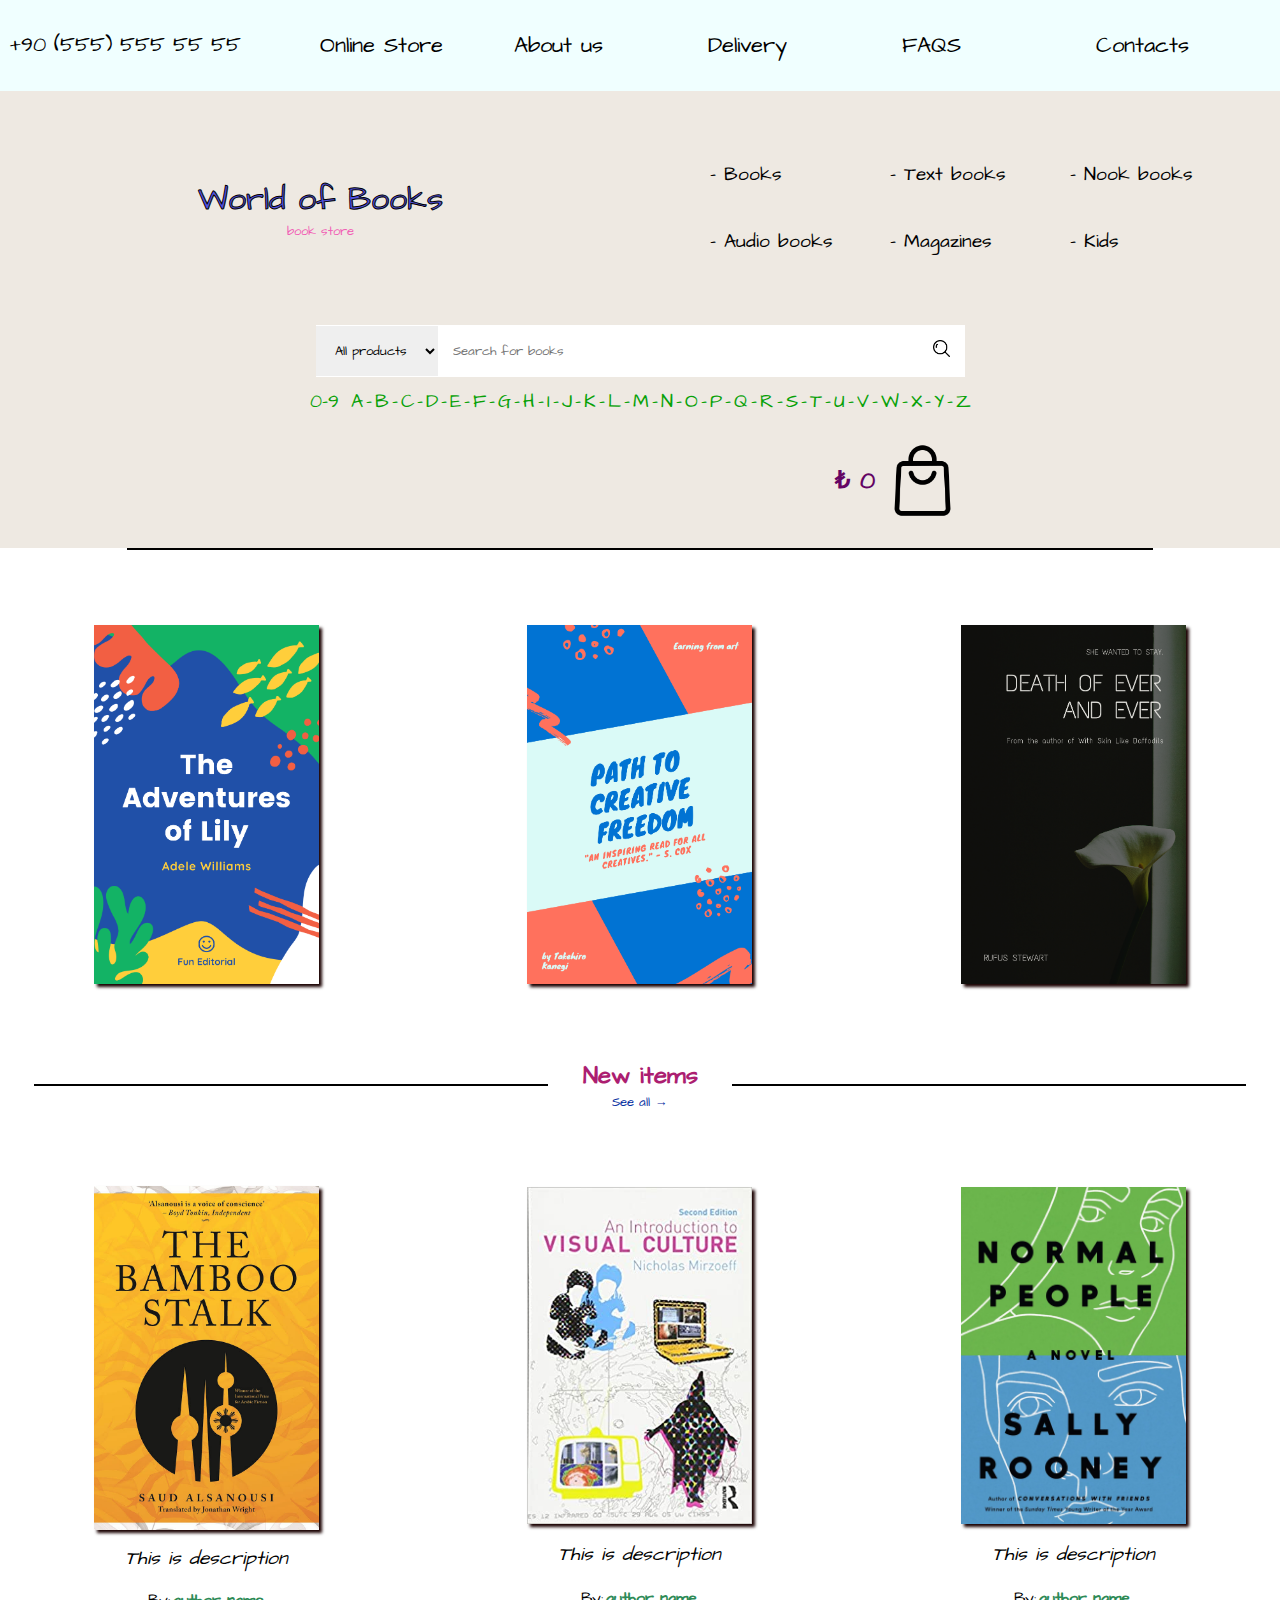
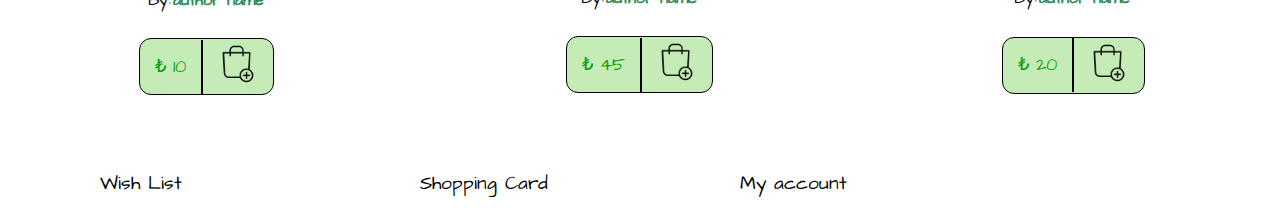
<file: Alaa Malik/my-app/index.html>
<!DOCTYPE html>
<!-- 3 Hours -->
<html lang="en">

<head>
  <meta charset="UTF-8" />
  <meta name="viewport" content="width=device-width, initial-scale=1.0" />

  <title>Alaa Malik</title>

  <meta name="description" content="This is my cool website!" />

  <link rel="shortcut icon" type="image/jpg" href="./book.png" />

  <link rel="preconnect" href="https://fonts.gstatic.com" />
  <link href="https://fonts.googleapis.com/css2?family=Roboto:wght@400;500;700;900&display=swap" rel="stylesheet" />

  <link rel="stylesheet" href="./styles/main.css" />
</head>

<body>
  <div class="navbar">
    <span class="phone-number">+90 (555) 555 55 55</span>
    <span class="navbar-items">Online Store</span>
    <span class="navbar-items">About us</span>
    <span class="navbar-items">Delivery</span>
    <span class="navbar-items">FAQS</span>
    <span class="navbar-items">Contacts</span>
  </div>
  <div class="logo-container">
    <div class="logo-leftside center">
      <span class="logo-large-text center">World of Books</span>
      <span class="logo-small-text center">book store</span>
    </div>
    <div class="logo-rightside center">
      <span class="books-category">- Books </span>
      <span class="books-category">- Text books</span>
      <span class="books-category">- Nook books</span>
      <span class="books-category">- Audio books</span>
      <span class="books-category">- Magazines</span>
      <span class="books-category">- Kids</span>
    </div>
  </div>
  <div class="search-container">
    <div class="search center">
      <select class="ui dropdown">
        <option value="">All products</option>
        <option value="1">example 1</option>
        <option value="0">example 2</option>
      </select>
      <input class="search-bar" type="text" placeholder="Search for books" />
      <button><img class="search-bar-icon " src="./styles/assets/iocns/search.png" alt=""></button>
    </div>
    <div class="search-letters center">
      <span class="letter">0-9</span>
      <span style="padding: 6px;"></span>
      <span class="letter">A</span>
      <span class="space">-</span>
      <span class="letter">B</span>
      <span class="space">-</span>
      <span class="letter">C</span>
      <span class="space">-</span>
      <span class="letter">D</span>
      <span class="space">-</span>
      <span class="letter">E</span>
      <span class="space">-</span>
      <span class="letter">F</span>
      <span class="space">-</span>
      <span class="letter">G</span>
      <span class="space">-</span>
      <span class="letter">H</span>
      <span class="space">-</span>
      <span class="letter">I</span>
      <span class="space">-</span>
      <span class="letter">J</span>
      <span class="space">-</span>
      <span class="letter">K</span>
      <span class="space">-</span>
      <span class="letter">L</span>
      <span class="space">-</span>
      <span class="letter">M</span>
      <span class="space">-</span>
      <span class="letter">N</span>
      <span class="space">-</span>
      <span class="letter">O</span>
      <span class="space">-</span>
      <span class="letter">P</span>
      <span class="space">-</span>
      <span class="letter">Q</span>
      <span class="space">-</span>
      <span class="letter">R</span>
      <span class="space">-</span>
      <span class="letter">S</span>
      <span class="space">-</span>
      <span class="letter">T</span>
      <span class="space">-</span>
      <span class="letter">U</span>
      <span class="space">-</span>
      <span class="letter">V</span>
      <span class="space">-</span>
      <span class="letter">W</span>
      <span class="space">-</span>
      <span class="letter">X</span>
      <span class="space">-</span>
      <span class="letter">Y</span>
      <span class="space">-</span>
      <span class="letter">Z</span>


    </div>
    <div class="mybag center">
      <span class="bag-text ">₺ 0</span>
      <img class="bag-icon" src="./styles/assets/iocns/bag.png" alt="">
    </div>
  </div>
  <hr class="searchseprator">
  <div class="books center">
    <img class="book-item" src="./styles/assets/books/1.png" alt="">
    <img class="book-item" src="./styles/assets/books/2.png" alt="">
    <img class="book-item" src="./styles/assets/books/3.png" alt="">
  </div>

  <div class="newItems">
    <hr class="newItems-line">
    <div class="new-items-container">
      <span class="new-items">New items</span>
      <span class="seeAll center">See all → </span>
    </div>
    <hr class="newItems-line">
  </div>

  <div class="books-description">
    <div class="bookA center">
      <img src="./styles/assets/books/images.jfif" alt="" class="book-item">
      <span class="bookDescription center">This is description</span>
      <span class=" center">By: <span class="author">author name</span> </span>
      <div class="price-addtoCard center">
        <span class="price">₺ 10</span>
        <button class="addToCard">
          <img src="./styles/assets/iocns/add.png" alt="" class="add-icon"></button>
      </div>
    </div>
    <div class="bookA center">
      <img src="./styles/assets/books/4.jpg" alt="" class="book-item">
      <span class="bookDescription center">This is description</span>
      <span class=" center">By: <span class="author">author name</span> </span>
      <div class="price-addtoCard center">
        <span class="price">₺ 45</span>
        <button class="addToCard">
          <img src="./styles/assets/iocns/add.png" alt="" class="add-icon"></button>
      </div>
    </div>
    <div class="bookA center">
      <img src="./styles/assets/books/817BsplxI9L.webp" alt="" class="book-item">
      <span class="bookDescription center">This is description</span>
      <span class=" center">By: <span class="author">author name</span> </span>
      <div class="price-addtoCard center">
        <span class="price">₺ 20</span>
        <button class="addToCard">
          <img src="./styles/assets/iocns/add.png" alt="" class="add-icon"></button>
      </div>
    </div>
  </div>
  <div class="footer">

    <div class="footer-item">
      <span class="footer-text ">Wish List</span>
      <span class="footer-text ">Shopping Card</span>
      <span class="footer-text ">My account</span>
    </div>
  </div>
</body>

</html>
</file>
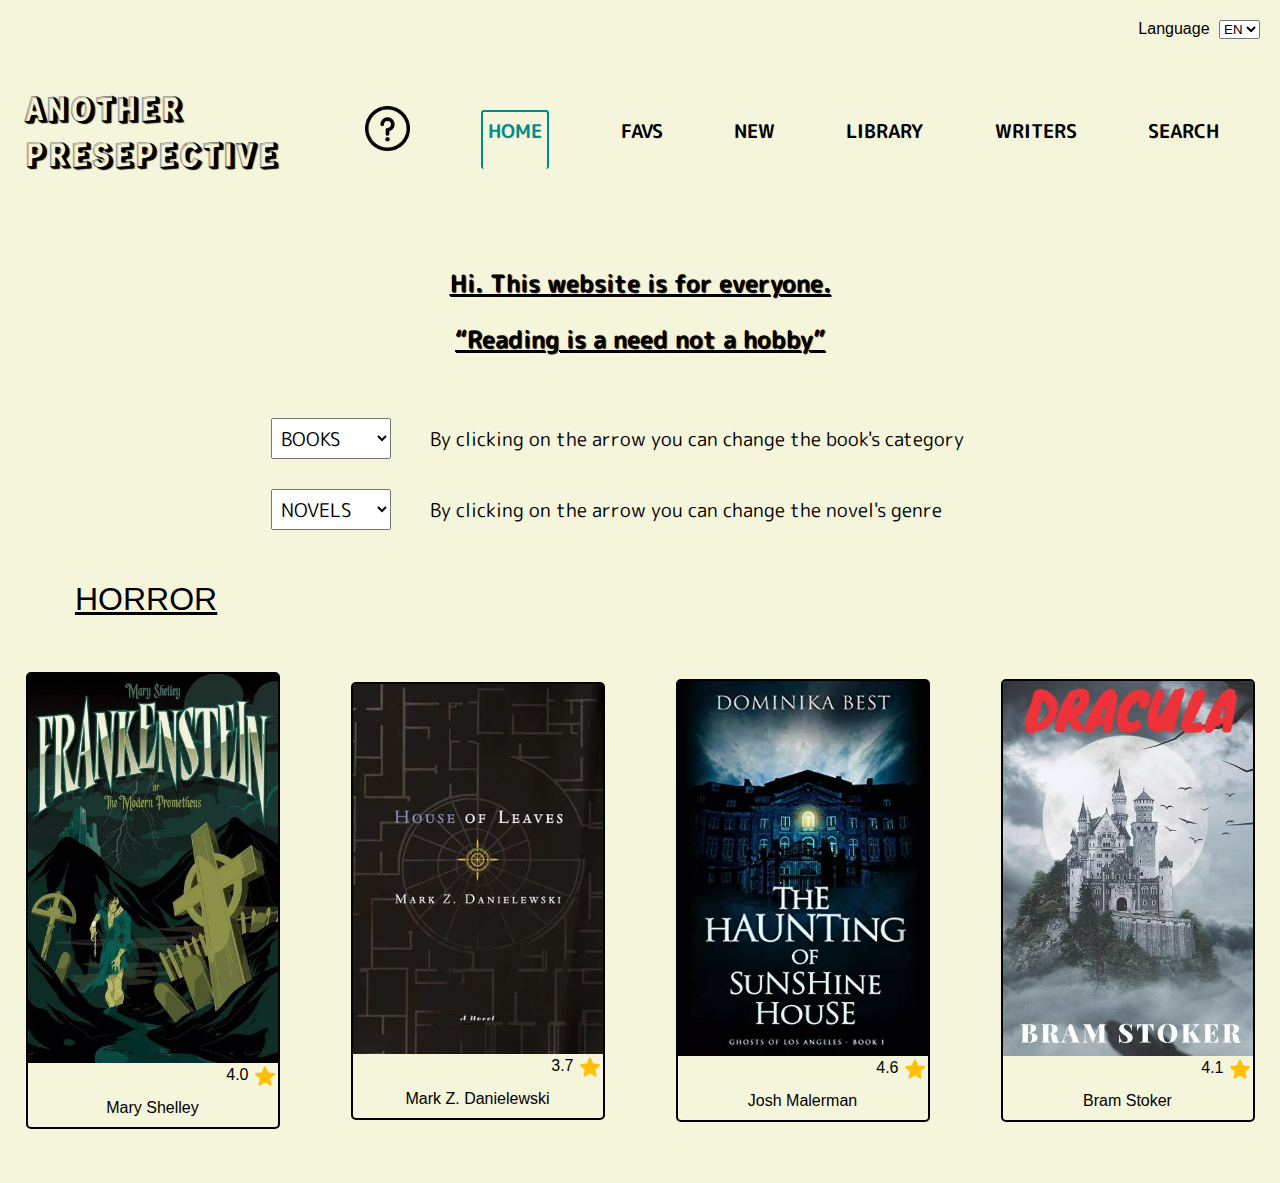
<file: alaa mohammed/my-app/index.html>
<!DOCTYPE html>
<html lang="en">

<head>
  <meta charset="UTF-8" />
  <meta name="viewport" content="width=device-width, initial-scale=1.0" />

  <title>ANOTHER PRESEPECTIVE</title>

  <meta name="description" content="This is my cool website!" />

  <link rel="shortcut icon" type="image/jpg" href="/path/to/your/favicon/" />

  <link rel="preconnect" href="https://fonts.gstatic.com" />
  <link href="https://fonts.googleapis.com/css2?family=Roboto:wght@400;500;700;900&display=swap" rel="stylesheet" />
  <link rel="stylesheet" href="./styles/main.css" />
</head>

<body>
  <div class="language">
    <span>Language</span>
    <select name="Language" id="">
      <option value="English">EN</option>
      <option value="Arabic">AR</option>
      <option value="Trukish">TR</option>
    </select>
  </div>
  <div class="navbar">
    <div class="navbar-leftside">
      <span class="logo">
        ANOTHER PRESEPECTIVE
      </span>
    </div>
    <div class="navbar-rightside">
      <span class="navbar-item "><img class="icon" src="./styles/assets/icons/information.png" alt=""></span>
      <span class="navbar-item active"> <a href="#">HOME</span></a>
      <span class="navbar-item"> <a href="#">FAVS</span></a>
      <span class="navbar-item"> <a href="#">NEW</span></a>
      <span class="navbar-item"> <a href="#">LIBRARY</span></a>
      <span class="navbar-item"> <a href="./writer.html">WRITERS</span></a>
      <span class="navbar-item"> <a href="#">SEARCH</span></a>
    </div>
  </div>
  <br>
  <br>
  <br>
  <div class="quote">
    <span>Hi. This website is for everyone.</span>
    <span>“Reading is a need not a hobby”</span>
  </div>
  <br>
  <br>
  <div class="books-category">
    <select name="Books" id="">
      <option value="Books">BOOKS</option>
      <option value="Fiction">FICTION</option>
      <option value="Non-Fiction">NON-FICTION</option>
      <option value="Poetry">POETRY</option>
      <option value="Biography">BIOGRAPHY</option>
      <option value="History">HISTORY</option>
      <option value="Art">ART</option>
      <option value="Science">SCIENCE</option>
      <option value="Cooking">COOKING</option>
      <option value="Music">MUSIC</option>
      <option value="Literature">LITERATURE</option>
      <option value="Business">BUSINESS</option>
      <option value="Health">HEALTH</option>
      <option value="Education">EDUCATION</option>
      <option value="Religion">RELIGION</option>
      <option value="Sports">SPORTS</option>
      <option value="Travel">TRAVEL</option>
      <option value="Other">OTHER</option>
    </select>
    <span>
      By clicking on the arrow you can change the book's category
    </span>
  </div>
  <div class="novels-genre">
    <select name="Novels" id="">
      <option value="Genre">NOVELS</option>
      <option value="Action">Action</option>
      <option value="Adventure">Adventure</option>
      <option value="Comedy">Comedy</option>
      <option value="Drama">Drama</option>
      <option value="Fantasy">Fantasy</option>
      <option value="Horror">Horror</option>
      <option value="Mystery">Mystery</option>
      <option value="Romance">Romance</option>
      <option value="Sci-Fi">Sci-Fi</option>
      <option value="Thriller">Thriller</option>
      <option value="Western">Western</option>
    </select>

    <span>
      By clicking on the arrow you can change the novel's genre
    </span>

  </div>

  <br>
  <br>
  <div class="category">
    <span>HORROR</span>
    <br>
    <br>
    <br>
    <br>
    <div class="books-list">

      <div class="book-item">
        <img src="./styles/assets/books/1.webp" alt="">
        <span class="rating"> <img class="rating-icon" src="./styles/assets/icons/star.png" alt=""><span> 4.0
          </span></span>
        <span class="book-author">Mary Shelley </span>
      </div>

      <div class="book-item">
        <img src="./styles/assets/books/2.webp" alt="">
        <span class="rating"> <img class="rating-icon" src="./styles/assets/icons/star.png" alt=""><span> 3.7
          </span></span>
        <span class="book-author">Mark Z. Danielewski  </span>
      </div>

      <div class="book-item">
        <img src="./styles/assets/books/3.webp" alt="">
        <span class="rating"> <img class="rating-icon" src="./styles/assets/icons/star.png" alt=""><span> 4.6
          </span></span>
        <span class="book-author">Josh Malerman</span>
      </div>

      <div class="book-item">
        <img src="./styles/assets/books/4.webp" alt="">
        <span class="rating"> <img class="rating-icon" src="./styles/assets/icons/star.png" alt=""><span> 4.1
          </span></span>
        <span class="book-author">Bram Stoker </span>
      </div>
    </div>
  </div>
  <br>
  <br>
  <br>

</body>

</html>
</file>
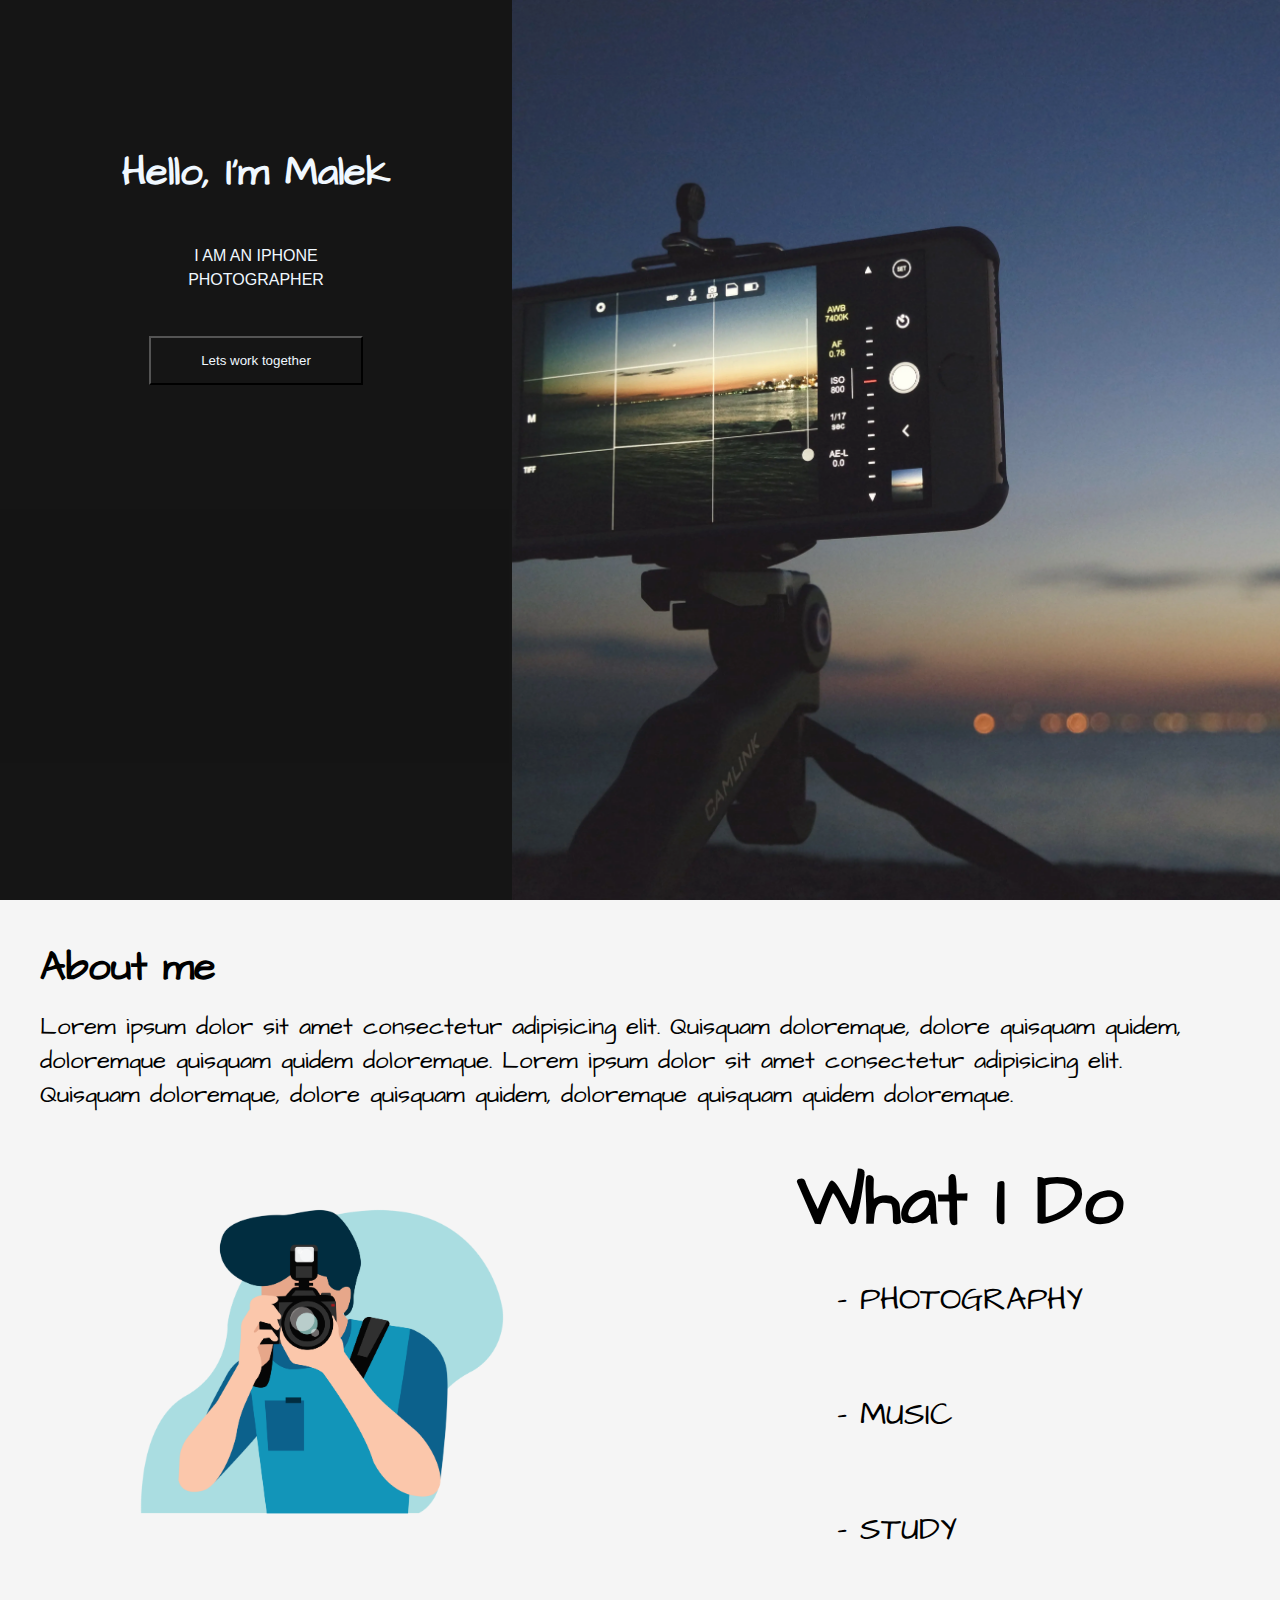
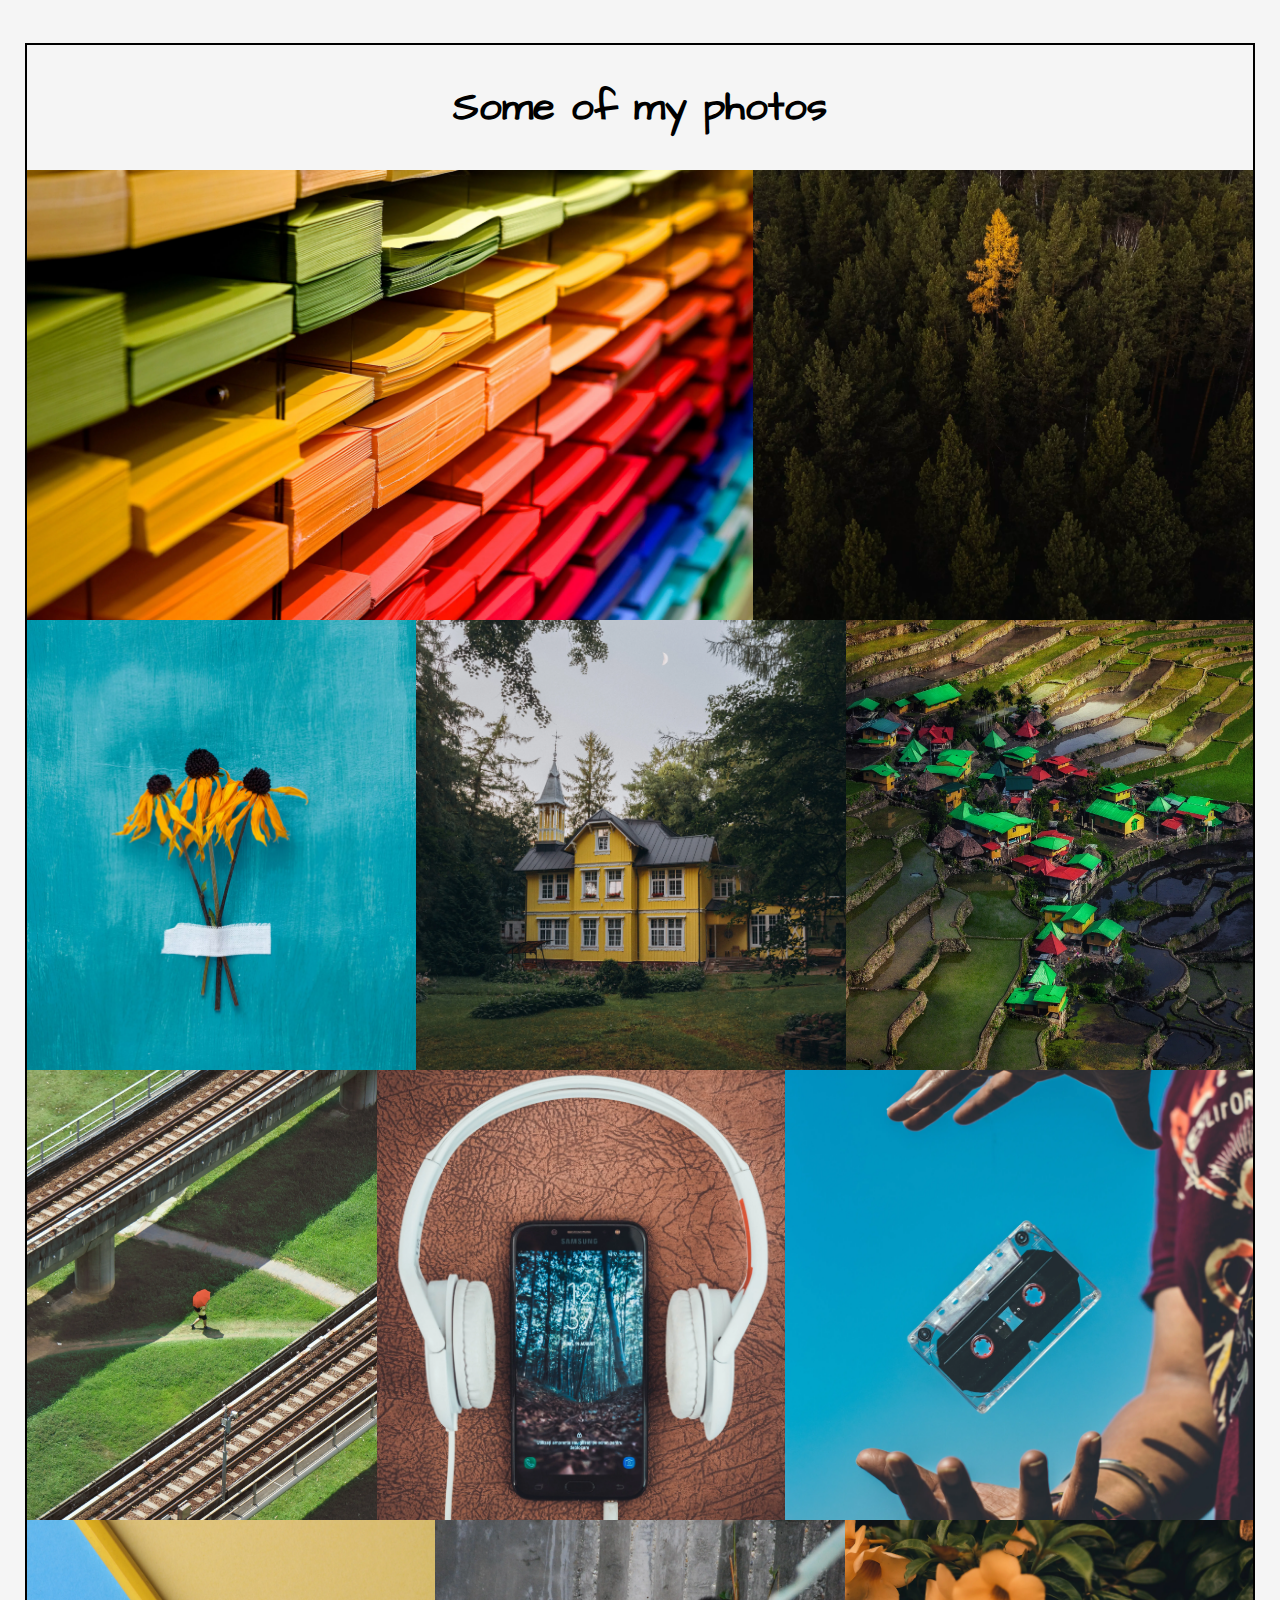
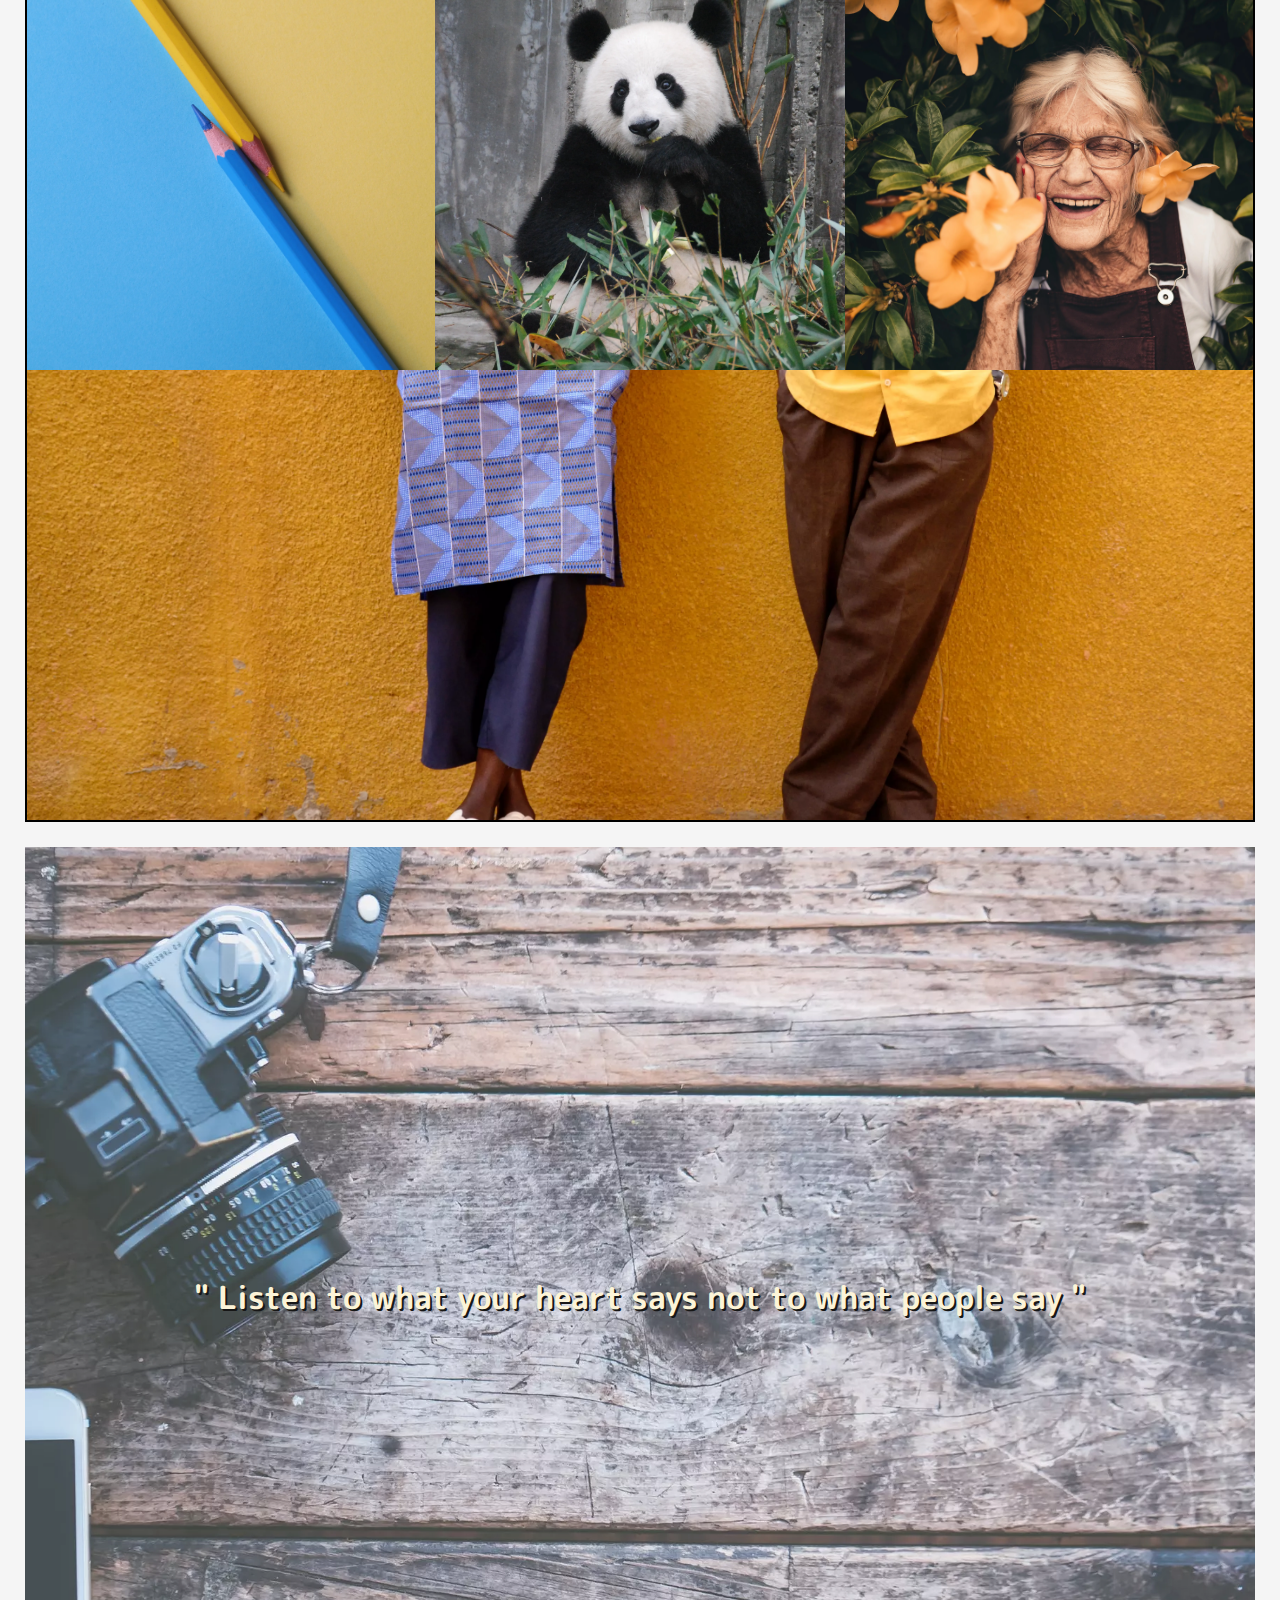
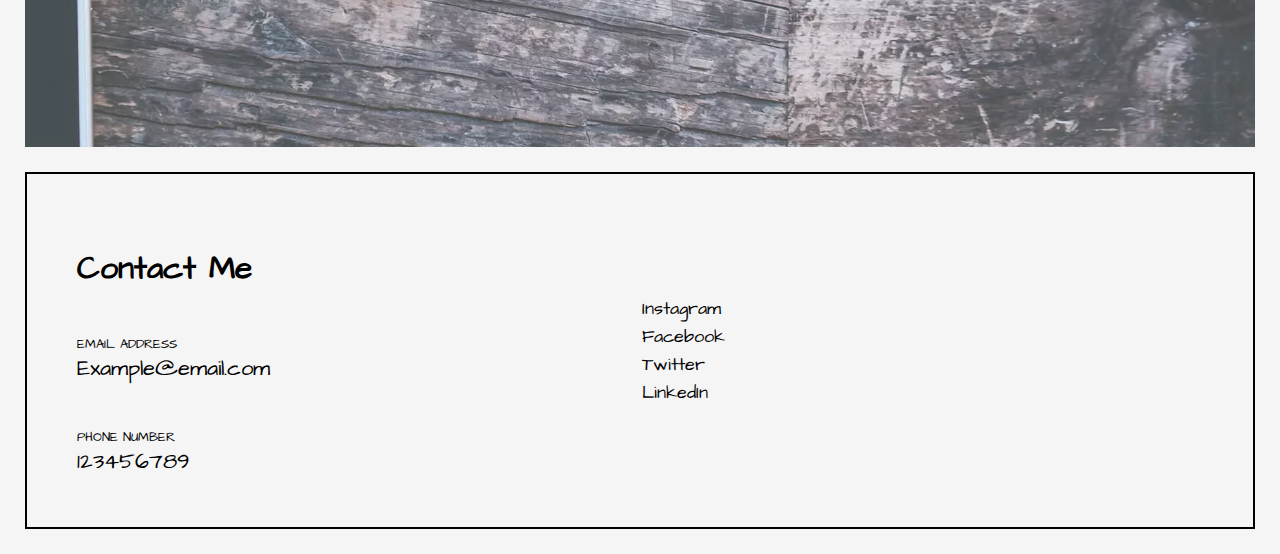
<file: malik/my-app/index.html>
<!DOCTYPE html>
<html lang="en">

<head>
  <meta charset="UTF-8" />
  <meta name="viewport" content="width=device-width, initial-scale=1.0" />

  <title>Malek</title>

  <meta name="description" content="This is my cool website!" />

  <link rel="shortcut icon" type="image/png" href="./styles/assets/icons/photographer.png" />

  <link rel="preconnect" href="https://fonts.gstatic.com" />
  <link href="https://fonts.googleapis.com/css2?family=Roboto:wght@400;500;700;900&display=swap" rel="stylesheet" />

  <link rel="stylesheet" href="./styles/main.css" />
</head>

<body>
  <div class="intro-background">
    <div class="intro-leftside">
      <div class="intro-leftside-content">
        <br>
        <br>
        <br>
        <br>
        <br>
        <h1>Hello, I'm Malek</h1>
        <br>
        <br>
        <p>I AM AN IPHONE</p>
        <p>PHOTOGRAPHER</p>
        <br>
        <br>
        <button>Lets work together</button>
      </div>
    </div>
    <div class="intro-rightside"></div>
  </div>

  <div class="about-me">
    <h1>About me</h1>
    <p>
      Lorem ipsum dolor sit amet consectetur adipisicing elit. Quisquam
      doloremque, dolore quisquam quidem, doloremque quisquam quidem
      doloremque. Lorem ipsum dolor sit amet consectetur adipisicing elit. Quisquam
      doloremque, dolore quisquam quidem, doloremque quisquam quidem
      doloremque.
  </div>

  <div class="what-i-do">
    <div class="what-leftside">
      <img src="./styles/assets/icons/—Pngtree—concept vector illustration of photographer_5435850.png" alt="">
    </div>
    <div class="what-rightside center">
      <h1>What I Do</h1>
      <ul>
        <li>- PHOTOGRAPHY</li>
        <br>
        <li>- MUSIC</li>
        <br>
        <li>- STUDY</li>
      </ul>
    </div>
  </div>
  <br>
  <br>
  <br>
  <div class="some-pics">
    <h1 class="center">Some of my photos </h1>
    <div class="some-pics-container">
      <div class="some-pics-item">
        <img src="./styles/assets/pics/10.webp" alt="">
      </div>
      <div class="some-pics-item">
        <img src="./styles/assets/pics/2.webp" alt="">
      </div>
      <div class="some-pics-item">
        <img src="./styles/assets/pics/3.webp" alt="">
      </div>
      <div class="some-pics-item">
        <img src="./styles/assets/pics/4.webp" alt="">
      </div>
      <div class="some-pics-item">
        <img src="./styles/assets/pics/5.webp" alt="">
      </div>
      <div class="some-pics-item">
        <img src="./styles/assets/pics/6.webp" alt="">
      </div>
      <div class="some-pics-item">
        <img src="./styles/assets/pics/7.webp" alt="">
      </div>
      <div class="some-pics-item">
        <img src="./styles/assets/pics/8.webp" alt="">
      </div>
      <div class="some-pics-item">
        <img src="./styles/assets/pics/9.webp" alt="">
      </div>
      <div class="some-pics-item">
        <img src="./styles/assets/pics/12.webp" alt="">
      </div>
      <div class="some-pics-item">
        <img src="./styles/assets/pics/11.webp" alt="">
      </div>
      <div class="some-pics-item">
        <img src="./styles/assets/pics/1.webp" alt="">
      </div>
    </div>
  </div>

  <div class="quote">
    <p class="center">
      " Listen to what your heart says not to what people say "
    </p>
  </div>

  <div class="contactme">
    <div class="contactme-leftside">
      <br>
      <h2>Contact Me</h2>
      <br>
      <br>
      <span class="small-text">EMAIL ADDRESS</span>
      <span class="large-text">Example@email.com</span>
      <br>
      <br>
      <span class="small-text">PHONE NUMBER</span>
      <span class="large-text">123456789</span>
    </div>
    <div class="contactme-rightside">
      <div class="social">
        <span>Instagram</span>
        <span>Facebook</span>
        <span>Twitter</span>
        <span>LinkedIn</span>
      </div>
    </div>
  </div>
</body>

</html>
</file>
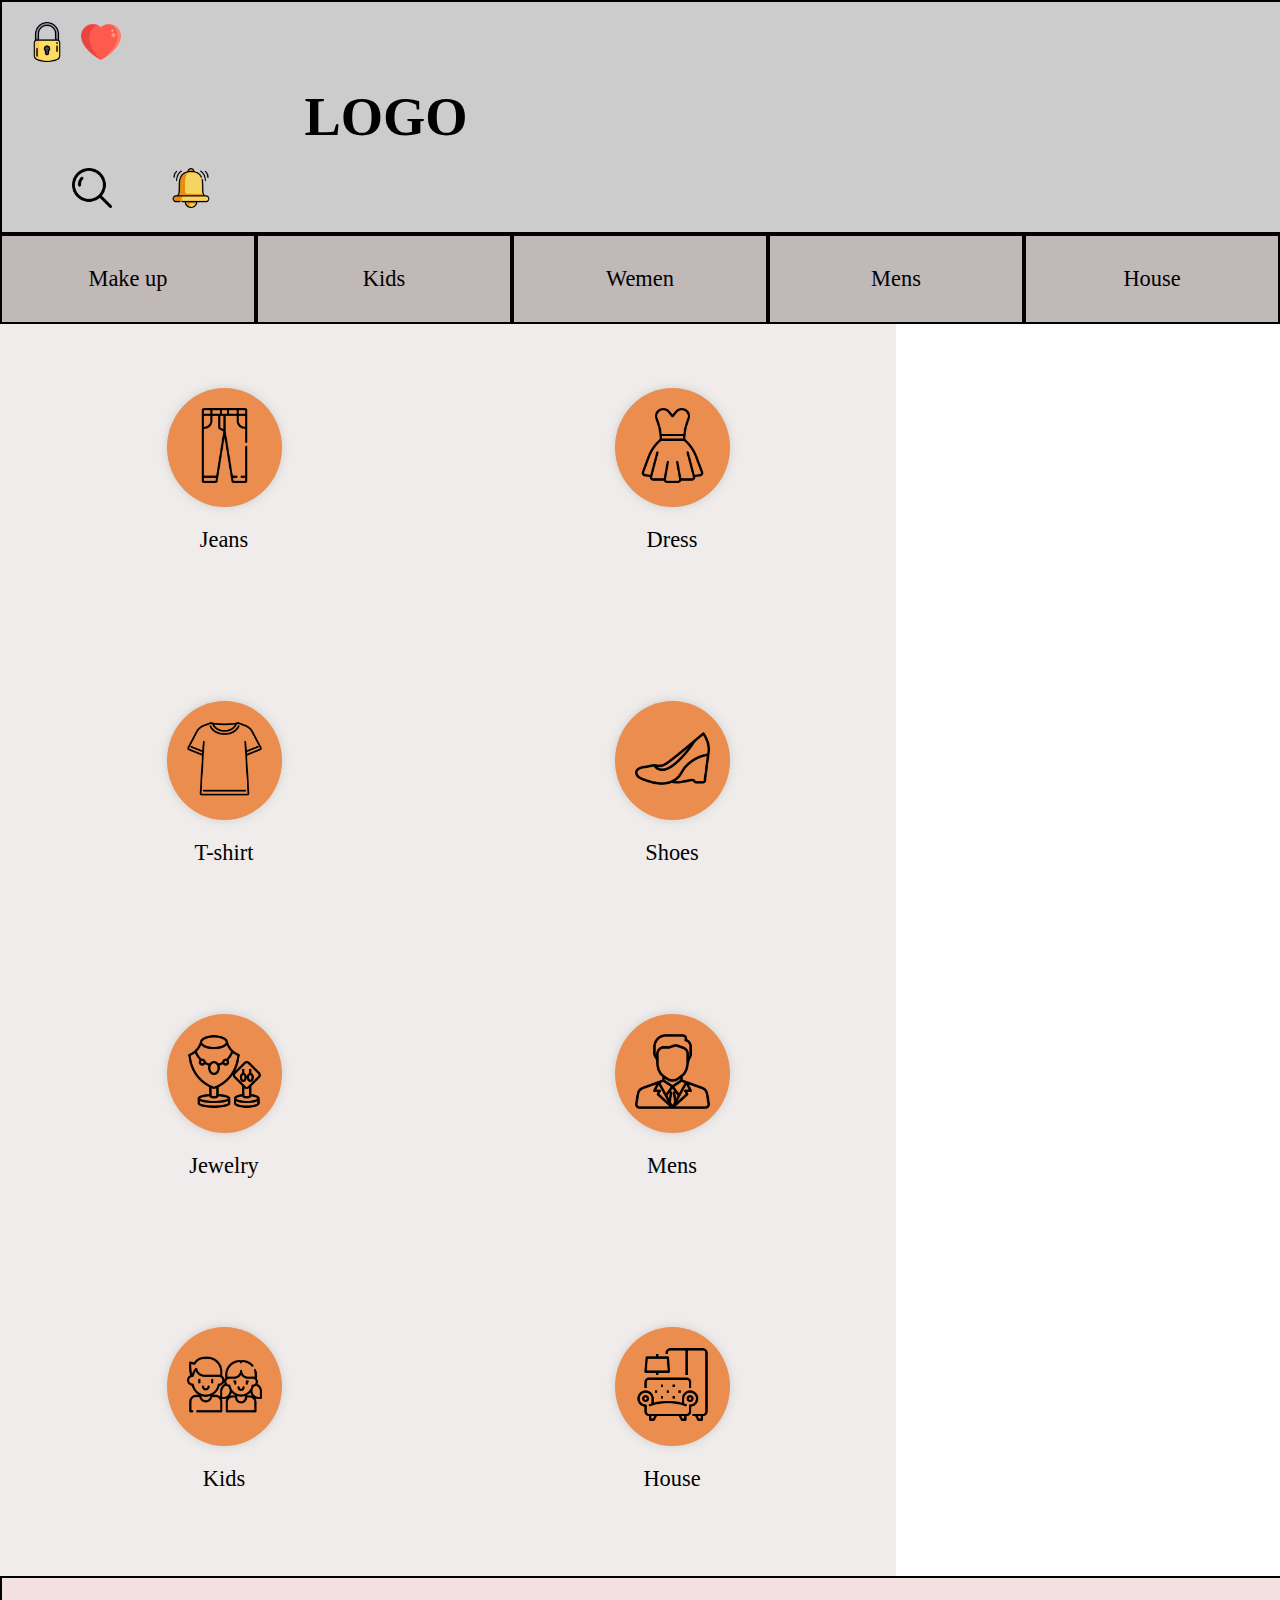
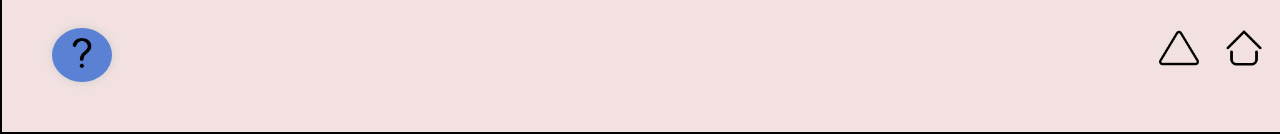
<file: noor/my-app/index.html>
<!DOCTYPE html>
<html lang="en">
  
<!-- 2 Hours -->
<head>
  <meta charset="UTF-8" />
  <meta name="viewport" content="width=device-width, initial-scale=1.0" />

  <title>NOOR</title>
  <meta name="description" content="This is my cool website!" />
  <link rel="shortcut icon" type="image/jpg" href="./styles/assets/icons/dress.png" />
  <link rel="preconnect" href="https://fonts.gstatic.com" />
  <link href="https://cdn.jsdelivr.net/npm/bootstrap@5.1.3/dist/css/bootstrap.min.css" rel="stylesheet"
    integrity="sha384-1BmE4kWBq78iYhFldvKuhfTAU6auU8tT94WrHftjDbrCEXSU1oBoqyl2QvZ6jIW3" crossorigin="anonymous">
  <link href="https://fonts.googleapis.com/css2?family=Roboto:wght@400;500;700;900&display=swap" rel="stylesheet" />
  <link rel="stylesheet" href="./styles/main.css" />
</head>
<body>
  <div class="navbar">
    <div class="navbar-leftside">
      <img class="navbar-icons" src="./styles/assets/icons/padlock.png" alt="Lock">
      <img class="navbar-icons" src="./styles/assets/icons/heart.png" alt="Heart">
    </div>
    <div class="navbar-middle center"><span class="logo">LOGO</span></div>
    <div class="navbar-rightside">
      <img class="navbar-icons" src="./styles/assets/icons/search.png" alt="Search">
      <img class="navbar-icons" src="./styles/assets/icons/bell.png" alt="Notifactions"></div>
  </div>
  <div class="categories">
    <div class="category center"><span>Make up</span></div>
    <div class="category center"><span>Kids</span></div>
    <div class="category center"><span>Wemen</span></div>
    <div class="category center"><span>Mens</span></div>
    <div class="category center"><span>House</span></div>
  </div>
  <div class="content">
    <div class="item-container">
      <div class="item-background"><img src="./styles/assets/icons/jeans.png" alt="Jeans"></div>
      <span>Jeans</span>
    </div>
    <div class="item-container">
      <div class="item-background"><img src="./styles/assets/icons/dress.png" alt="Dress"></div>
      <span>Dress</span>
    </div>
    <div class="item-container">
      <div class="item-background">
        <img src="./styles/assets/icons/tshirt.png" alt="T-shirt">
      </div>
      <span>T-shirt</span>
    </div>
    <div class="item-container">
      <div class="item-background"><img src="./styles/assets/icons/heels.png" alt="Shoes"></div>
      <span>Shoes</span>
    </div>
    <div class="item-container">
      <div class="item-background"><img src="./styles/assets/icons/jewelry.png" alt="Jewelry"></div>
      <span>Jewelry</span>
    </div>
    <div class="item-container">
      <div class="item-background"><img src="./styles/assets/icons/manager.png" alt="Mens"></div>
      <span>Mens</span>
    </div>
    <div class="item-container">
      <div class="item-background"><img src="./styles/assets/icons/children.png" alt="Kids"></div>
      <span>Kids</span>
    </div>
    <div class="item-container">
      <div class="item-background"><img src="./styles/assets/icons/furnitures.png" alt="House"></div>
      <span>House</span>
    </div>
  </div>
  <div class="footer">

    <div class="footer-leftside">
      <div class="information"><img class="navbar-icons" src="./styles/assets/icons/question.png" alt="Information"></div>
    </div>
    <div class="footer-rightside center">
      <img class="navbar-icons" src="./styles/assets/icons/bleach.png" alt="">
      <img class="navbar-icons" src="./styles/assets/icons/home.png" alt="">
    </div>
  </div>
</body>
</html>
</file>
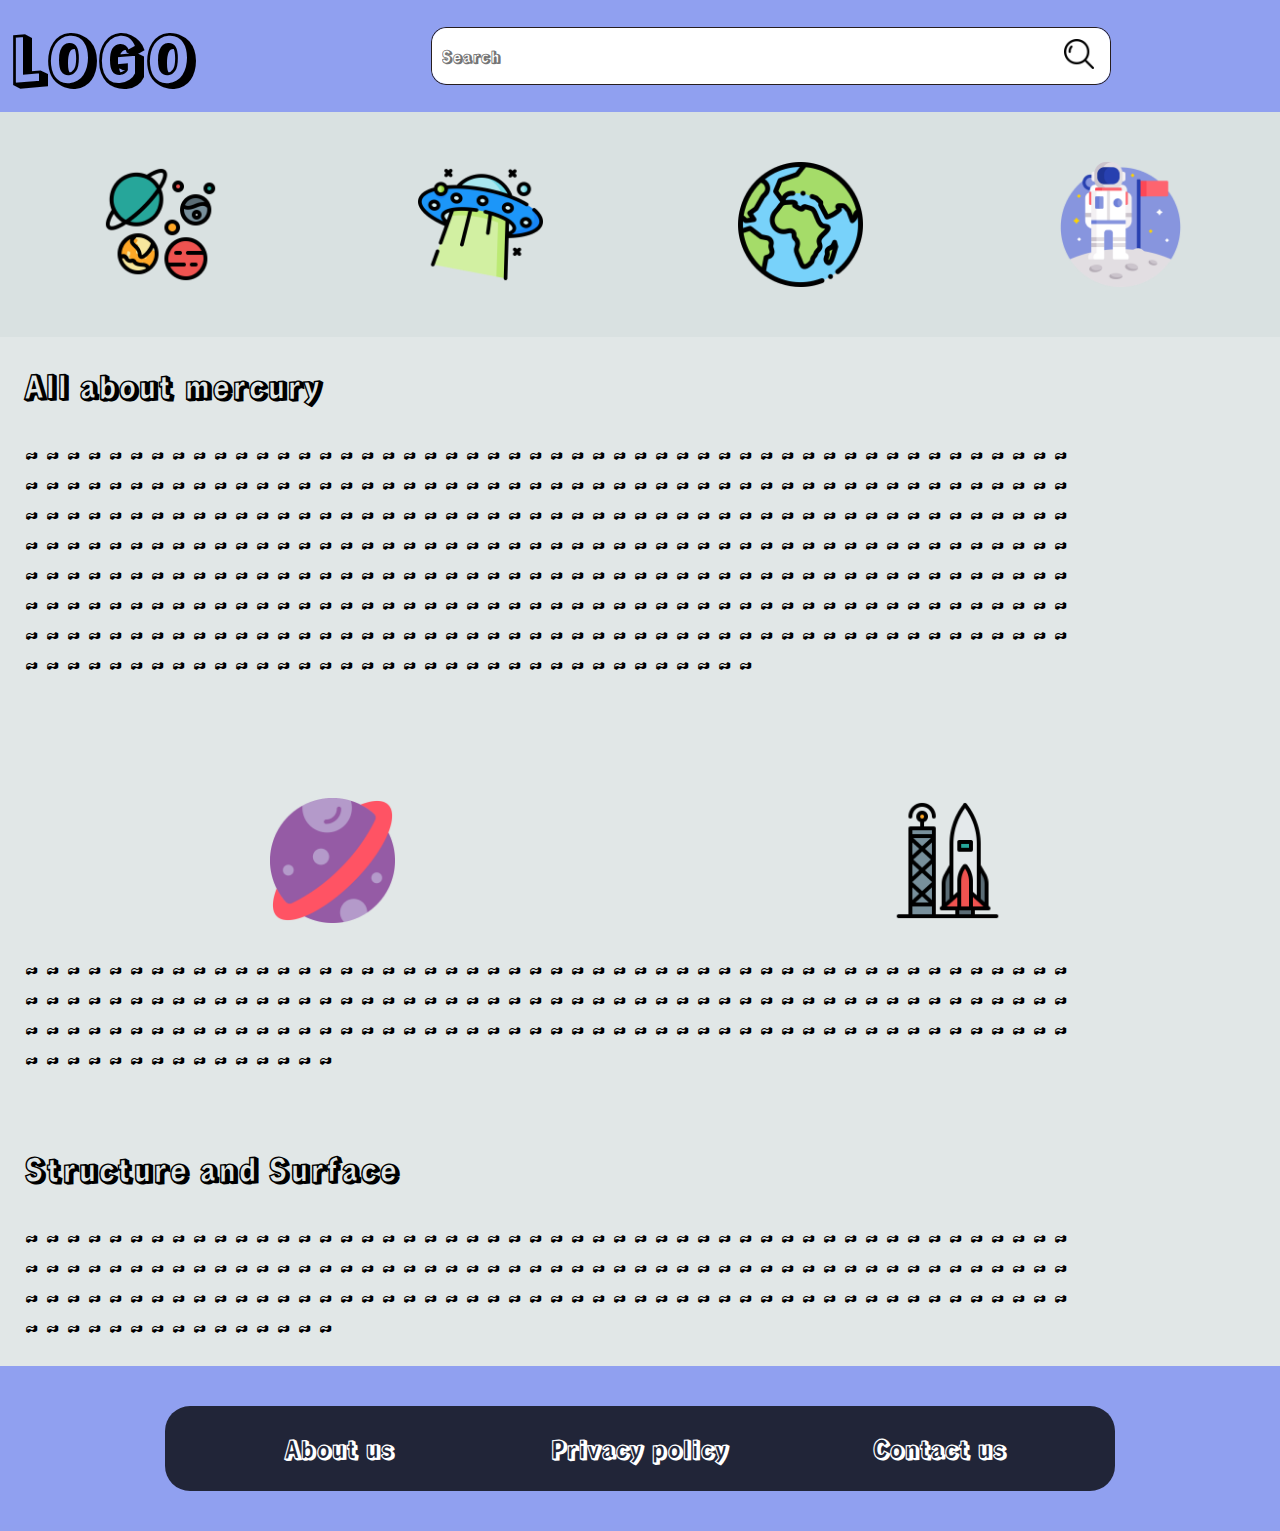
<file: omar al-akhras/my-app/index.html>
<!DOCTYPE html>
<!-- 1 Hour -->
<html lang="en">

<head>
  <meta charset="UTF-8" />
  <meta name="viewport" content="width=device-width, initial-scale=1.0" />

  <title>Omar Al-akhras</title>

  <meta name="description" content="This is my cool website!" />

  <link rel="shortcut icon" type="image/jpg" href="./styles/assets/icons/planetss.png" />

  <link rel="preconnect" href="https://fonts.gstatic.com" />
  <link href="https://fonts.googleapis.com/css2?family=Roboto:wght@400;500;700;900&display=swap" rel="stylesheet" />

  <link rel="stylesheet" href="./styles/main.css" />
</head>

<body>

  <div class="navbar">
    <div class="navbar-leftside">
      <span class="logo">
        LOGO
      </span>
    </div>
    <div class="navbar-rightside">
      <div class="search ">
        <input type="text" placeholder="Search" />
        <button><img class="" src="./styles/assets/icons/search.png" alt="Search" /></button>
      </div>
    </div>
  </div>
  <div class="pic-icons center">
    <img class="center" src="./styles/assets/icons/planetss.png" alt="planets">
    <img class="center" src="./styles/assets/icons/ufo.png" alt="ufo">
    <img class="center" src="./styles/assets/icons/planet-earth.png" alt="planet-earth">
    <img class="center" src="./styles/assets/icons/astronaut.png" alt="Astronaut">
  </div>

  <div class="about-mercury">
    <h1>All about mercury </h1>
    <p class="about-mercury-p">
      ~ ~ ~ ~ ~ ~ ~ ~ ~ ~ ~ ~ ~ ~ ~ ~ ~ ~ ~ ~ ~ ~ ~ ~ ~ ~ ~ ~
      ~ ~ ~ ~ ~ ~ ~ ~ ~ ~ ~ ~ ~ ~ ~ ~ ~ ~ ~ ~ ~ ~ ~ ~ ~ ~ ~ ~
      ~ ~ ~ ~ ~ ~ ~ ~ ~ ~ ~ ~ ~ ~ ~ ~ ~ ~ ~ ~ ~ ~ ~ ~ ~ ~ ~ ~
      ~ ~ ~ ~ ~ ~ ~ ~ ~ ~ ~ ~ ~ ~ ~ ~ ~ ~ ~ ~ ~ ~ ~ ~ ~ ~ ~ ~
      ~ ~ ~ ~ ~ ~ ~ ~ ~ ~ ~ ~ ~ ~ ~ ~ ~ ~ ~ ~ ~ ~ ~ ~ ~ ~ ~ ~
      ~ ~ ~ ~ ~ ~ ~ ~ ~ ~ ~ ~ ~ ~ ~ ~ ~ ~ ~ ~ ~ ~ ~ ~ ~ ~ ~ ~
      ~ ~ ~ ~ ~ ~ ~ ~ ~ ~ ~ ~ ~ ~ ~ ~ ~ ~ ~ ~ ~ ~ ~ ~ ~ ~ ~ ~
      ~ ~ ~ ~ ~ ~ ~ ~ ~ ~ ~ ~ ~ ~ ~ ~ ~ ~ ~ ~ ~ ~ ~ ~ ~ ~ ~ ~
      ~ ~ ~ ~ ~ ~ ~ ~ ~ ~ ~ ~ ~ ~ ~ ~ ~ ~ ~ ~ ~ ~ ~ ~ ~ ~ ~ ~
      ~ ~ ~ ~ ~ ~ ~ ~ ~ ~ ~ ~ ~ ~ ~ ~ ~ ~ ~ ~ ~ ~ ~ ~ ~ ~ ~ ~
      ~ ~ ~ ~ ~ ~ ~ ~ ~ ~ ~ ~ ~ ~ ~ ~ ~ ~ ~ ~ ~ ~ ~ ~ ~ ~ ~ ~
      ~ ~ ~ ~ ~ ~ ~ ~ ~ ~ ~ ~ ~ ~ ~ ~ ~ ~ ~ ~ ~ ~ ~ ~ ~ ~ ~ ~
      ~ ~ ~ ~ ~ ~ ~ ~ ~ ~ ~ ~ ~ ~ ~ ~ ~ ~ ~ ~ ~ ~ ~ ~ ~ ~ ~ ~
      ~ ~ ~ ~ ~ ~ ~ ~ ~ ~ ~ ~ ~ ~ ~ ~ ~ ~ ~ ~ ~
    </p>
    <div class="rockets">
      <img class="mercury center" src="./styles/assets/icons/planets.png" alt="">
      <img class="mercury center" src="./styles/assets/icons/rocket.png" alt="">
    </div>

    <p class="about-mercury-p">
      ~ ~ ~ ~ ~ ~ ~ ~ ~ ~ ~ ~ ~ ~ ~ ~ ~ ~ ~ ~ ~ ~ ~ ~ ~ ~ ~ ~
      ~ ~ ~ ~ ~ ~ ~ ~ ~ ~ ~ ~ ~ ~ ~ ~ ~ ~ ~ ~ ~ ~ ~ ~ ~ ~ ~ ~
      ~ ~ ~ ~ ~ ~ ~ ~ ~ ~ ~ ~ ~ ~ ~ ~ ~ ~ ~ ~ ~ ~ ~ ~ ~ ~ ~ ~
      ~ ~ ~ ~ ~ ~ ~ ~ ~ ~ ~ ~ ~ ~ ~ ~ ~ ~ ~ ~ ~ ~ ~ ~ ~ ~ ~ ~
      ~ ~ ~ ~ ~ ~ ~ ~ ~ ~ ~ ~ ~ ~ ~ ~ ~ ~ ~ ~ ~ ~ ~ ~ ~ ~ ~ ~
      ~ ~ ~ ~ ~ ~ ~ ~ ~ ~ ~ ~ ~ ~ ~ ~ ~ ~ ~ ~ ~ ~ ~ ~ ~
    </p>
    <br>
    <br>
    <br>
    <h1>Structure and Surface </h1>
    <p class="about-mercury-p">
      ~ ~ ~ ~ ~ ~ ~ ~ ~ ~ ~ ~ ~ ~ ~ ~ ~ ~ ~ ~ ~ ~ ~ ~ ~ ~ ~ ~
      ~ ~ ~ ~ ~ ~ ~ ~ ~ ~ ~ ~ ~ ~ ~ ~ ~ ~ ~ ~ ~ ~ ~ ~ ~ ~ ~ ~
      ~ ~ ~ ~ ~ ~ ~ ~ ~ ~ ~ ~ ~ ~ ~ ~ ~ ~ ~ ~ ~ ~ ~ ~ ~ ~ ~ ~
      ~ ~ ~ ~ ~ ~ ~ ~ ~ ~ ~ ~ ~ ~ ~ ~ ~ ~ ~ ~ ~ ~ ~ ~ ~ ~ ~ ~
      ~ ~ ~ ~ ~ ~ ~ ~ ~ ~ ~ ~ ~ ~ ~ ~ ~ ~ ~ ~ ~ ~ ~ ~ ~ ~ ~ ~
      ~ ~ ~ ~ ~ ~ ~ ~ ~ ~ ~ ~ ~ ~ ~ ~ ~ ~ ~ ~ ~ ~ ~ ~ ~

    </p>
  </div>

  <div class="footer center">
    <div class="footer-text-container">
      <span class="footer-text">About us</span>
      <span class="footer-text">Privacy policy</span>
      <span class="footer-text">Contact us</span>
    </div>
  </div>
</body>

</html>
</file>
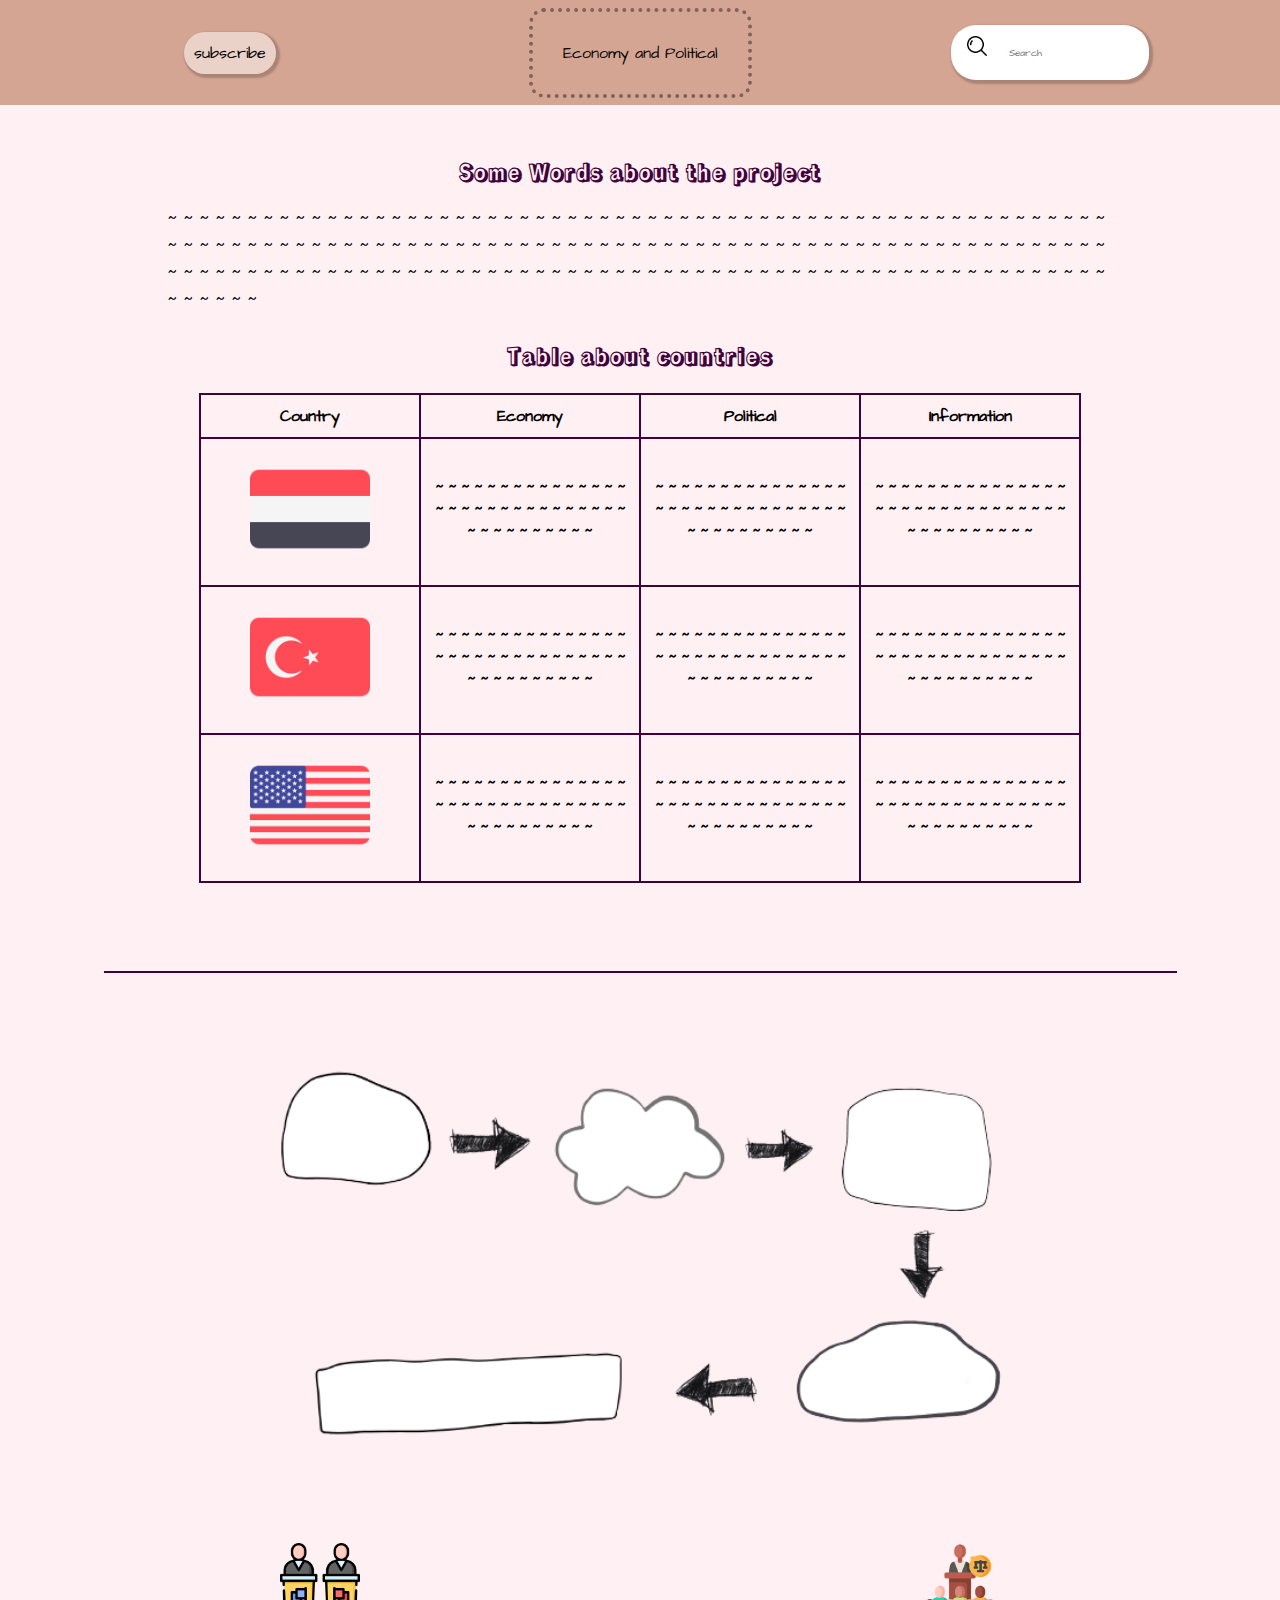
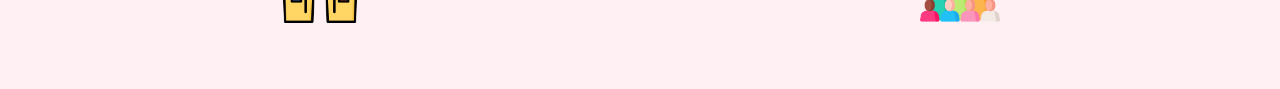
<file: omar altohaif/my-app/index.html>
<!DOCTYPE html>
<html lang="en">
<!-- 1 Hour -->
<head>
  <meta charset="UTF-8" />
  <meta name="viewport" content="width=device-width, initial-scale=1.0" />

  <title>Omar Althoif</title>

  <meta name="description" content="This is my cool website!" />

  <link rel="shortcut icon" type="image/jpg" href="./styles/assets/icons/agreement.png" />

  <link rel="preconnect" href="https://fonts.gstatic.com" />
  <link href="https://fonts.googleapis.com/css2?family=Roboto:wght@400;500;700;900&display=swap" rel="stylesheet" />

  <link rel="stylesheet" href="./styles/main.css" />
</head>

<body>
  <div class="navbar">
    <div class="navbar-leftside">
      <span class="center">subscribe</span>
    </div>
    <div class="navbar-middle">
      <span>Economy and Political</span>
    </div>
    <div class="navbar-rightside">
      <div class="search">
        <button>
          <img src="./styles/assets/icons/search.png" alt="search" />
        </button>
        <input type="text" placeholder="Search" />
      </div>
    </div>
  </div>
  <div class="about-project">
    <h1 class="center">Some Words about the project</h1>
    <br>
    <p class="center">
      ~ ~ ~ ~ ~ ~ ~ ~ ~ ~ ~ ~ ~ ~ ~ ~ ~ ~ ~ ~ ~ ~ ~ ~ ~ ~ ~ ~
      ~ ~ ~ ~ ~ ~ ~ ~ ~ ~ ~ ~ ~ ~ ~ ~ ~ ~ ~ ~ ~ ~ ~ ~ ~ ~ ~ ~
      ~ ~ ~ ~ ~ ~ ~ ~ ~ ~ ~ ~ ~ ~ ~ ~ ~ ~ ~ ~ ~ ~ ~ ~ ~ ~ ~ ~
      ~ ~ ~ ~ ~ ~ ~ ~ ~ ~ ~ ~ ~ ~ ~ ~ ~ ~ ~ ~ ~ ~ ~ ~ ~ ~ ~ ~
      ~ ~ ~ ~ ~ ~ ~ ~ ~ ~ ~ ~ ~ ~ ~ ~ ~ ~ ~ ~ ~ ~ ~ ~ ~ ~ ~ ~
      ~ ~ ~ ~ ~ ~ ~ ~ ~ ~ ~ ~ ~ ~ ~ ~ ~ ~ ~ ~ ~ ~ ~ ~ ~ ~ ~ ~
      ~ ~ ~ ~ ~ ~ ~ ~ ~ ~ ~ ~ ~ ~ ~
    </p>
    <br>
    <h1 class="center">Table about countries </h1>
    <br>
    <!-- Table for countries flags-->
    <table>

      <tr>
        <th>Country</th>
        <th>Economy</th>
        <th>Political</th>
        <th>Information</th>
      </tr>

      <tr>
        <th>
          <img src="./styles/assets/icons/yemen.png" alt="yemen">
        </th>

        <th> ~ ~ ~ ~ ~ ~ ~ ~ ~ ~ ~ ~ ~ ~
          ~ ~ ~ ~ ~ ~ ~ ~ ~ ~ ~ ~
          ~ ~ ~ ~ ~ ~ ~ ~ ~ ~ ~ ~ ~ ~</th>

        <th>~ ~ ~ ~ ~ ~ ~ ~ ~ ~ ~ ~ ~ ~ ~
          ~ ~ ~ ~ ~ ~ ~ ~ ~ ~ ~ ~ ~
          ~ ~ ~ ~ ~ ~ ~ ~ ~ ~ ~ ~</th>

        <th>~ ~ ~ ~ ~ ~ ~ ~ ~ ~ ~ ~ ~ ~
          ~ ~ ~ ~ ~ ~ ~ ~ ~ ~ ~ ~ ~ ~
          ~ ~ ~ ~ ~ ~ ~ ~ ~ ~ ~ ~</th>
      </tr>

      <tr>
        <th>
          <img src="./styles/assets/icons/turkey.png" alt="turkey">
        </th>

        <th> ~ ~ ~ ~ ~ ~ ~ ~ ~ ~ ~ ~ ~ ~
          ~ ~ ~ ~ ~ ~ ~ ~ ~ ~ ~ ~
          ~ ~ ~ ~ ~ ~ ~ ~ ~ ~ ~ ~ ~ ~</th>

        <th>~ ~ ~ ~ ~ ~ ~ ~ ~ ~ ~ ~ ~ ~
          ~ ~ ~ ~ ~ ~ ~ ~ ~ ~ ~ ~ ~ ~
          ~ ~ ~ ~ ~ ~ ~ ~ ~ ~ ~ ~</th>

        <th>~ ~ ~ ~ ~ ~ ~ ~ ~ ~ ~ ~ ~ ~
          ~ ~ ~ ~ ~ ~ ~ ~ ~ ~ ~ ~ ~ ~
          ~ ~ ~ ~ ~ ~ ~ ~ ~ ~ ~ ~</th>
      </tr>

      <tr>
        <th>
          <img src="./styles/assets/icons/united-states.png" alt="united-states">
        </th>

        <th> ~ ~ ~ ~ ~ ~ ~ ~ ~ ~ ~ ~
          ~ ~ ~ ~ ~ ~ ~ ~ ~ ~ ~ ~ ~ ~
          ~ ~ ~ ~ ~ ~ ~ ~ ~ ~ ~ ~ ~ ~</th>

        <th>~ ~ ~ ~ ~ ~ ~ ~ ~ ~ ~ ~ ~
          ~ ~ ~ ~ ~ ~ ~ ~ ~ ~ ~ ~ ~ ~ ~
          ~ ~ ~ ~ ~ ~ ~ ~ ~ ~ ~ ~</th>

        <th>~ ~ ~ ~ ~ ~ ~ ~ ~ ~ ~ ~ ~ ~
          ~ ~ ~ ~ ~ ~ ~ ~ ~ ~ ~ ~ ~ ~
          ~ ~ ~ ~ ~ ~ ~ ~ ~ ~ ~ ~</th>
      </tr>
    </table>
    <br>
    <br>
    <br>
    <br>
    <hr>
  </div>
  <br>
  <img class="about-countries-img center" src="./styles/assets/icons/about-contries.png" alt="">
  <br>
  <br>
  <br>
  <div class="imgs">
    <img src="./styles/assets/icons/politics.png" alt="">
    <img src="./styles/assets/icons/speech.png" alt="">
  </div>
  <br>
  <br>
  <br>
</body>

</html>
</file>
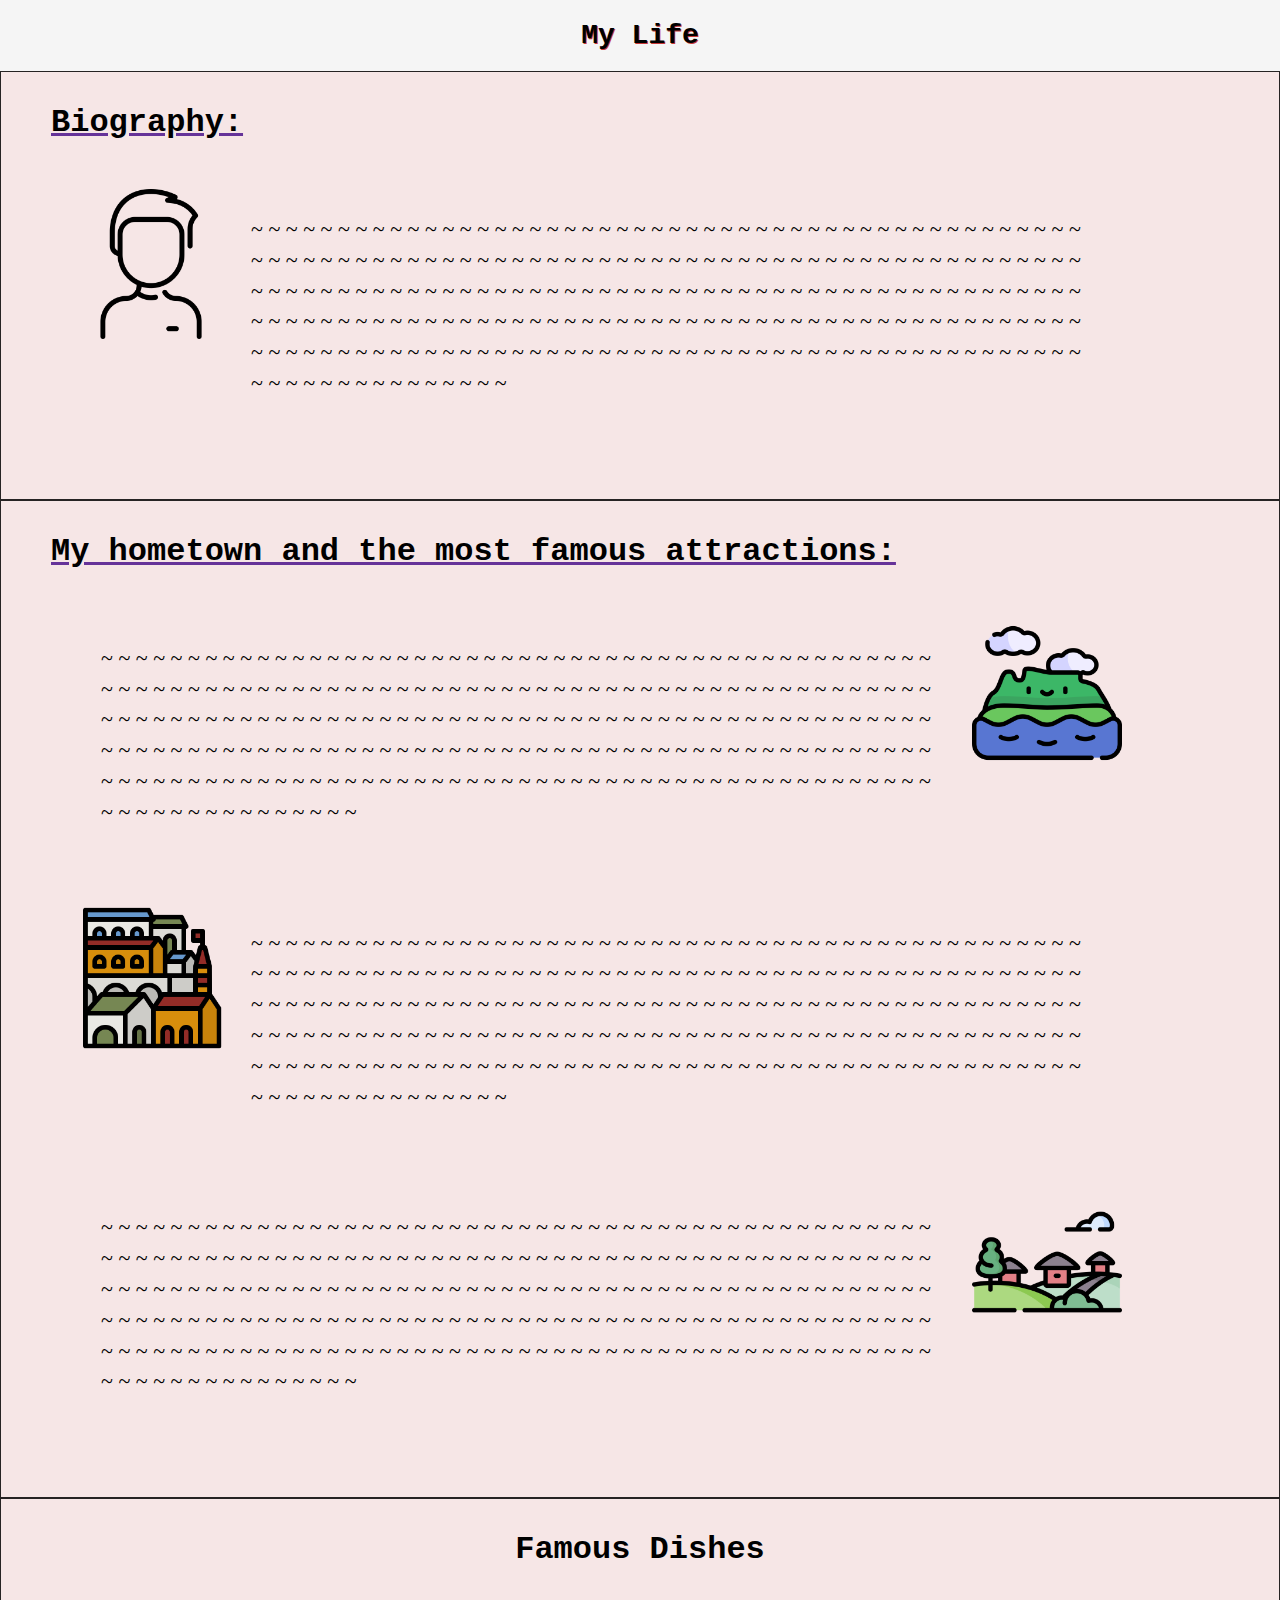
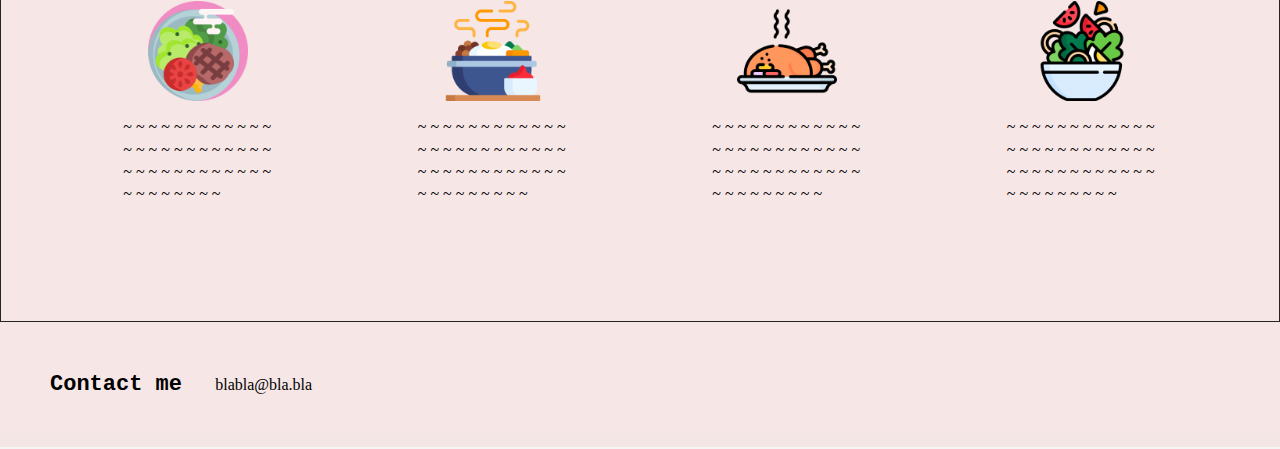
<file: osama-murawih/my-app/index.html>
<!DOCTYPE html>
<html lang="en">

<head>
  <meta charset="UTF-8" />
  <meta name="viewport" content="width=device-width, initial-scale=1.0" />

  <title>Osama Murawih</title>

  <meta name="description" content="This is my cool website!" />

  <link rel="shortcut icon" type="image/jpg" href="./styles/assets/icons/man.png" />

  <link rel="preconnect" href="https://fonts.gstatic.com" />
  <link href="https://fonts.googleapis.com/css2?family=Roboto:wght@400;500;700;900&display=swap" rel="stylesheet" />

  <link rel="stylesheet" href="./styles/main.css" />
</head>

<body>
  <div class="mylife">
    <span class="center">My Life</span>
  </div>
  <div class="biography">
    <h1>Biography: </h1>
    <div class="aboutme">
      <img class="center" src="./styles/assets/icons/man.png" alt="">
      <p class="center">
        ~ ~ ~ ~ ~ ~ ~ ~ ~ ~ ~ ~ ~ ~ ~ ~ ~ ~ ~ ~ ~ ~ ~ ~ ~ ~ ~ ~ ~ ~ ~ ~ ~ ~ ~ ~ ~ ~ ~ ~ ~ ~ ~ ~ ~ ~ ~ ~
        ~ ~ ~ ~ ~ ~ ~ ~ ~ ~ ~ ~ ~ ~ ~ ~ ~ ~ ~ ~ ~ ~ ~ ~ ~ ~ ~ ~ ~ ~ ~ ~ ~ ~ ~ ~ ~ ~ ~ ~ ~ ~ ~ ~ ~ ~ ~ ~
        ~ ~ ~ ~ ~ ~ ~ ~ ~ ~ ~ ~ ~ ~ ~ ~ ~ ~ ~ ~ ~ ~ ~ ~ ~ ~ ~ ~ ~ ~ ~ ~ ~ ~ ~ ~ ~ ~ ~ ~ ~ ~ ~ ~ ~ ~ ~ ~
        ~ ~ ~ ~ ~ ~ ~ ~ ~ ~ ~ ~ ~ ~ ~ ~ ~ ~ ~ ~ ~ ~ ~ ~ ~ ~ ~ ~ ~ ~ ~ ~ ~ ~ ~ ~ ~ ~ ~ ~ ~ ~ ~ ~ ~ ~ ~ ~
        ~ ~ ~ ~ ~ ~ ~ ~ ~ ~ ~ ~ ~ ~ ~ ~ ~ ~ ~ ~ ~ ~ ~ ~ ~ ~ ~ ~ ~ ~ ~ ~ ~ ~ ~ ~ ~ ~ ~ ~ ~ ~ ~ ~ ~ ~ ~ ~
        ~ ~ ~ ~ ~ ~ ~ ~ ~ ~ ~ ~ ~ ~ ~
      </p>
    </div>
  </div>
  <div class="biography">
    <h1>My hometown and the most famous attractions: </h1>
    <div class="aboutme">
      <p class="center">
        ~ ~ ~ ~ ~ ~ ~ ~ ~ ~ ~ ~ ~ ~ ~ ~ ~ ~ ~ ~ ~ ~ ~ ~ ~ ~ ~ ~ ~ ~ ~ ~ ~ ~ ~ ~ ~ ~ ~ ~ ~ ~ ~ ~ ~ ~ ~ ~
        ~ ~ ~ ~ ~ ~ ~ ~ ~ ~ ~ ~ ~ ~ ~ ~ ~ ~ ~ ~ ~ ~ ~ ~ ~ ~ ~ ~ ~ ~ ~ ~ ~ ~ ~ ~ ~ ~ ~ ~ ~ ~ ~ ~ ~ ~ ~ ~
        ~ ~ ~ ~ ~ ~ ~ ~ ~ ~ ~ ~ ~ ~ ~ ~ ~ ~ ~ ~ ~ ~ ~ ~ ~ ~ ~ ~ ~ ~ ~ ~ ~ ~ ~ ~ ~ ~ ~ ~ ~ ~ ~ ~ ~ ~ ~ ~
        ~ ~ ~ ~ ~ ~ ~ ~ ~ ~ ~ ~ ~ ~ ~ ~ ~ ~ ~ ~ ~ ~ ~ ~ ~ ~ ~ ~ ~ ~ ~ ~ ~ ~ ~ ~ ~ ~ ~ ~ ~ ~ ~ ~ ~ ~ ~ ~
        ~ ~ ~ ~ ~ ~ ~ ~ ~ ~ ~ ~ ~ ~ ~ ~ ~ ~ ~ ~ ~ ~ ~ ~ ~ ~ ~ ~ ~ ~ ~ ~ ~ ~ ~ ~ ~ ~ ~ ~ ~ ~ ~ ~ ~ ~ ~ ~
        ~ ~ ~ ~ ~ ~ ~ ~ ~ ~ ~ ~ ~ ~ ~
      </p>
      <img class="center" src="./styles/assets/icons/table-mountain.png" alt="">

    </div>

    <div class="aboutme">
      <img src="./styles/assets/icons/town.png" alt="">
      <p class="center">
        ~ ~ ~ ~ ~ ~ ~ ~ ~ ~ ~ ~ ~ ~ ~ ~ ~ ~ ~ ~ ~ ~ ~ ~ ~ ~ ~ ~ ~ ~ ~ ~ ~ ~ ~ ~ ~ ~ ~ ~ ~ ~ ~ ~ ~ ~ ~ ~
        ~ ~ ~ ~ ~ ~ ~ ~ ~ ~ ~ ~ ~ ~ ~ ~ ~ ~ ~ ~ ~ ~ ~ ~ ~ ~ ~ ~ ~ ~ ~ ~ ~ ~ ~ ~ ~ ~ ~ ~ ~ ~ ~ ~ ~ ~ ~ ~
        ~ ~ ~ ~ ~ ~ ~ ~ ~ ~ ~ ~ ~ ~ ~ ~ ~ ~ ~ ~ ~ ~ ~ ~ ~ ~ ~ ~ ~ ~ ~ ~ ~ ~ ~ ~ ~ ~ ~ ~ ~ ~ ~ ~ ~ ~ ~ ~
        ~ ~ ~ ~ ~ ~ ~ ~ ~ ~ ~ ~ ~ ~ ~ ~ ~ ~ ~ ~ ~ ~ ~ ~ ~ ~ ~ ~ ~ ~ ~ ~ ~ ~ ~ ~ ~ ~ ~ ~ ~ ~ ~ ~ ~ ~ ~ ~
        ~ ~ ~ ~ ~ ~ ~ ~ ~ ~ ~ ~ ~ ~ ~ ~ ~ ~ ~ ~ ~ ~ ~ ~ ~ ~ ~ ~ ~ ~ ~ ~ ~ ~ ~ ~ ~ ~ ~ ~ ~ ~ ~ ~ ~ ~ ~ ~
        ~ ~ ~ ~ ~ ~ ~ ~ ~ ~ ~ ~ ~ ~ ~
      </p>
    </div>

    <div class="aboutme">
      <p class="center">
        ~ ~ ~ ~ ~ ~ ~ ~ ~ ~ ~ ~ ~ ~ ~ ~ ~ ~ ~ ~ ~ ~ ~ ~ ~ ~ ~ ~ ~ ~ ~ ~ ~ ~ ~ ~ ~ ~ ~ ~ ~ ~ ~ ~ ~ ~ ~ ~
        ~ ~ ~ ~ ~ ~ ~ ~ ~ ~ ~ ~ ~ ~ ~ ~ ~ ~ ~ ~ ~ ~ ~ ~ ~ ~ ~ ~ ~ ~ ~ ~ ~ ~ ~ ~ ~ ~ ~ ~ ~ ~ ~ ~ ~ ~ ~ ~
        ~ ~ ~ ~ ~ ~ ~ ~ ~ ~ ~ ~ ~ ~ ~ ~ ~ ~ ~ ~ ~ ~ ~ ~ ~ ~ ~ ~ ~ ~ ~ ~ ~ ~ ~ ~ ~ ~ ~ ~ ~ ~ ~ ~ ~ ~ ~ ~
        ~ ~ ~ ~ ~ ~ ~ ~ ~ ~ ~ ~ ~ ~ ~ ~ ~ ~ ~ ~ ~ ~ ~ ~ ~ ~ ~ ~ ~ ~ ~ ~ ~ ~ ~ ~ ~ ~ ~ ~ ~ ~ ~ ~ ~ ~ ~ ~
        ~ ~ ~ ~ ~ ~ ~ ~ ~ ~ ~ ~ ~ ~ ~ ~ ~ ~ ~ ~ ~ ~ ~ ~ ~ ~ ~ ~ ~ ~ ~ ~ ~ ~ ~ ~ ~ ~ ~ ~ ~ ~ ~ ~ ~ ~ ~ ~
        ~ ~ ~ ~ ~ ~ ~ ~ ~ ~ ~ ~ ~ ~ ~
      </p>
      <img class="center" src="./styles/assets/icons/village.png" alt="">

    </div>

  </div>
  <div class="dishes-container biography">
    <h1>Famous Dishes</h1>

    <div class="dishes">
      <div class="dish">
        <img class="" src="./styles/assets/icons/dish.png" alt="">
        <span class="dish-description center">
          ~ ~ ~ ~ ~ ~ ~ ~ ~ ~ ~ ~ ~ ~ ~
          ~ ~ ~ ~ ~ ~ ~ ~ ~ ~ ~ ~ ~ ~ ~
          ~ ~ ~ ~ ~ ~ ~ ~ ~ ~ ~ ~ ~ ~
        </span>
      </div>

      <div class="dish">
        <img class="" src="./styles/assets/icons/hot.png" alt="">
        <span class="dish-description center">
          ~ ~ ~ ~ ~ ~ ~ ~ ~ ~ ~ ~ ~ ~ ~
          ~ ~ ~ ~ ~ ~ ~ ~ ~ ~ ~ ~ ~ ~ ~
          ~ ~ ~ ~ ~ ~ ~ ~ ~ ~ ~ ~ ~ ~ ~
        </span>
      </div>

      <div class="dish">
        <img class="" src="./styles/assets/icons/roasted-chicken.png" alt="">
        <span class="dish-description center">
          ~ ~ ~ ~ ~ ~ ~ ~ ~ ~ ~ ~ ~ ~ ~
          ~ ~ ~ ~ ~ ~ ~ ~ ~ ~ ~ ~ ~ ~ ~
          ~ ~ ~ ~ ~ ~ ~ ~ ~ ~ ~ ~ ~ ~ ~
        </span>
      </div>

      <div class="dish">
        <img class="" src="./styles/assets/icons/salad.png" alt="">
        <span class="dish-description center">
          ~ ~ ~ ~ ~ ~ ~ ~ ~ ~ ~ ~ ~ ~ ~
          ~ ~ ~ ~ ~ ~ ~ ~ ~ ~ ~ ~ ~ ~ ~
          ~ ~ ~ ~ ~ ~ ~ ~ ~ ~ ~ ~ ~ ~ ~
        </span>
      </div>
    </div>
  </div>

  <div class="footer">
    <span class="contactme"> Contact me <span class="gmail">blabla@bla.bla</span></span>
  </div>
</body>

</html>
</file>
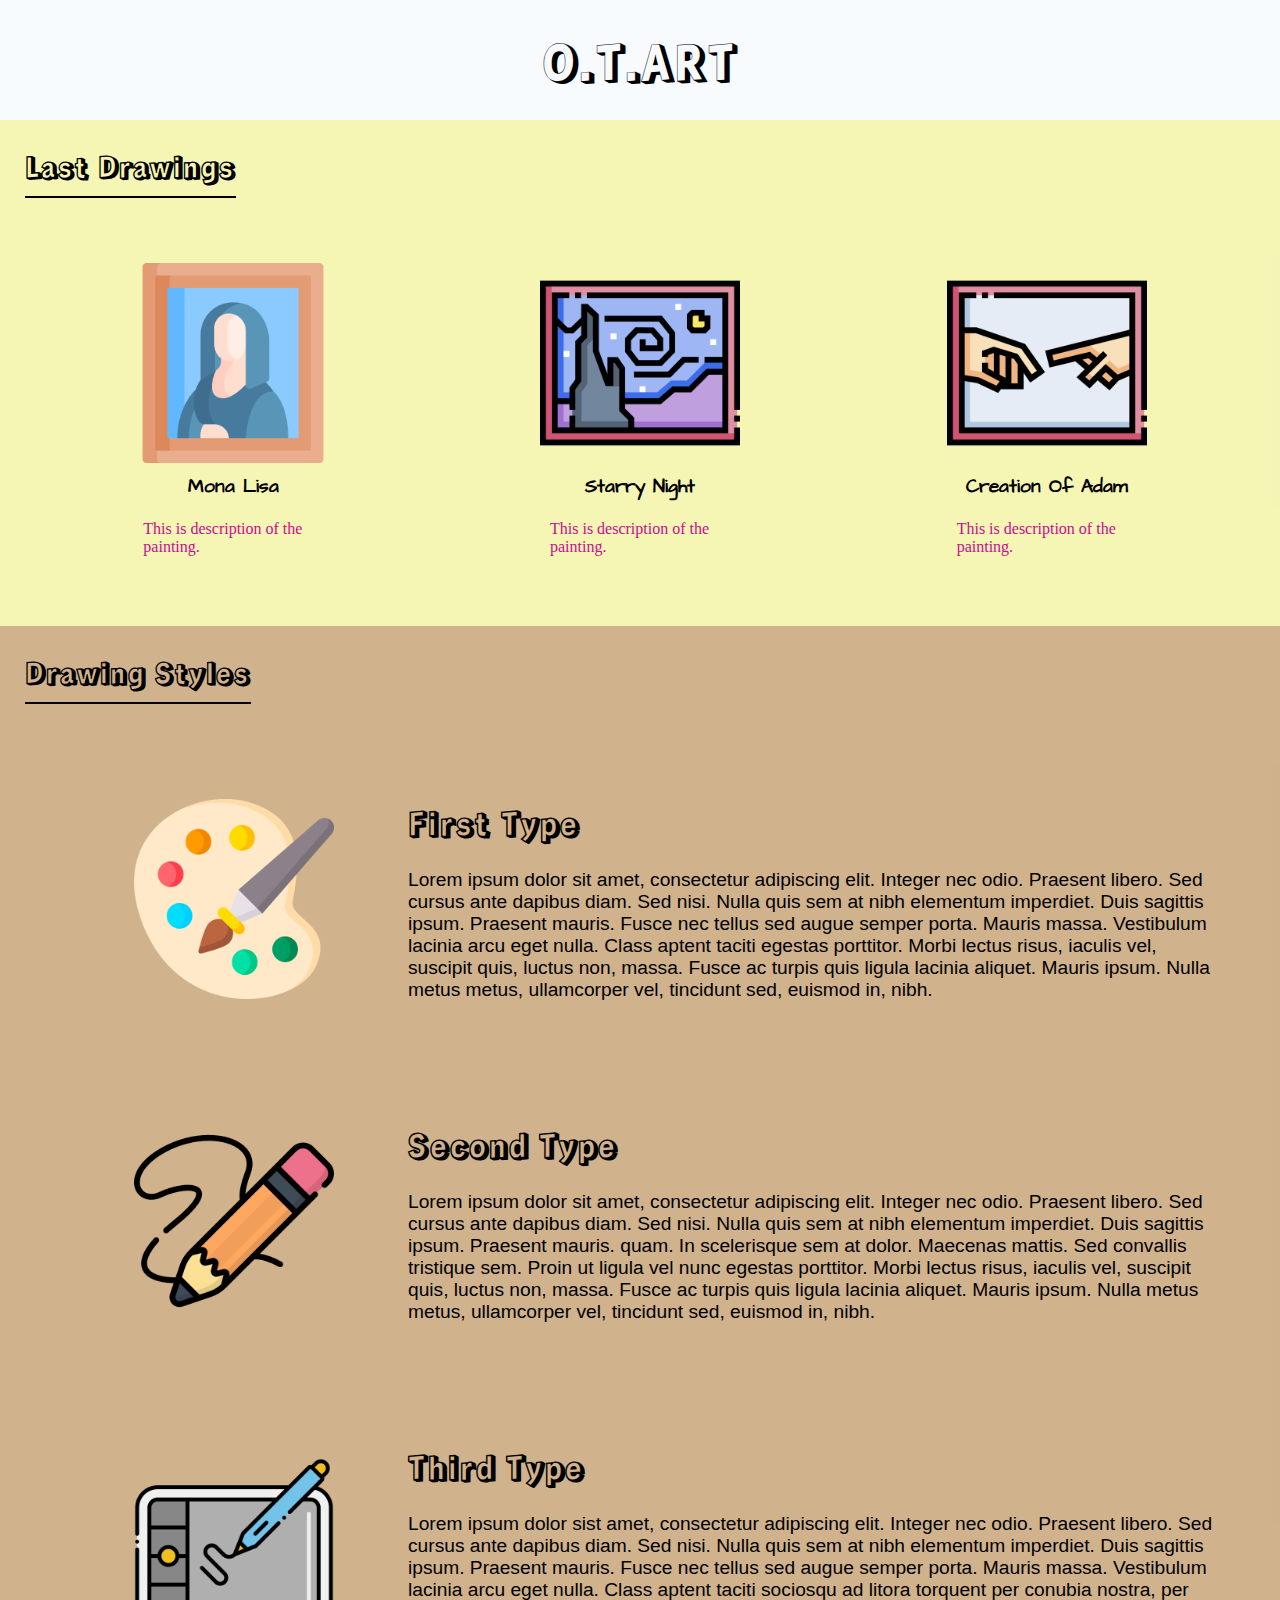
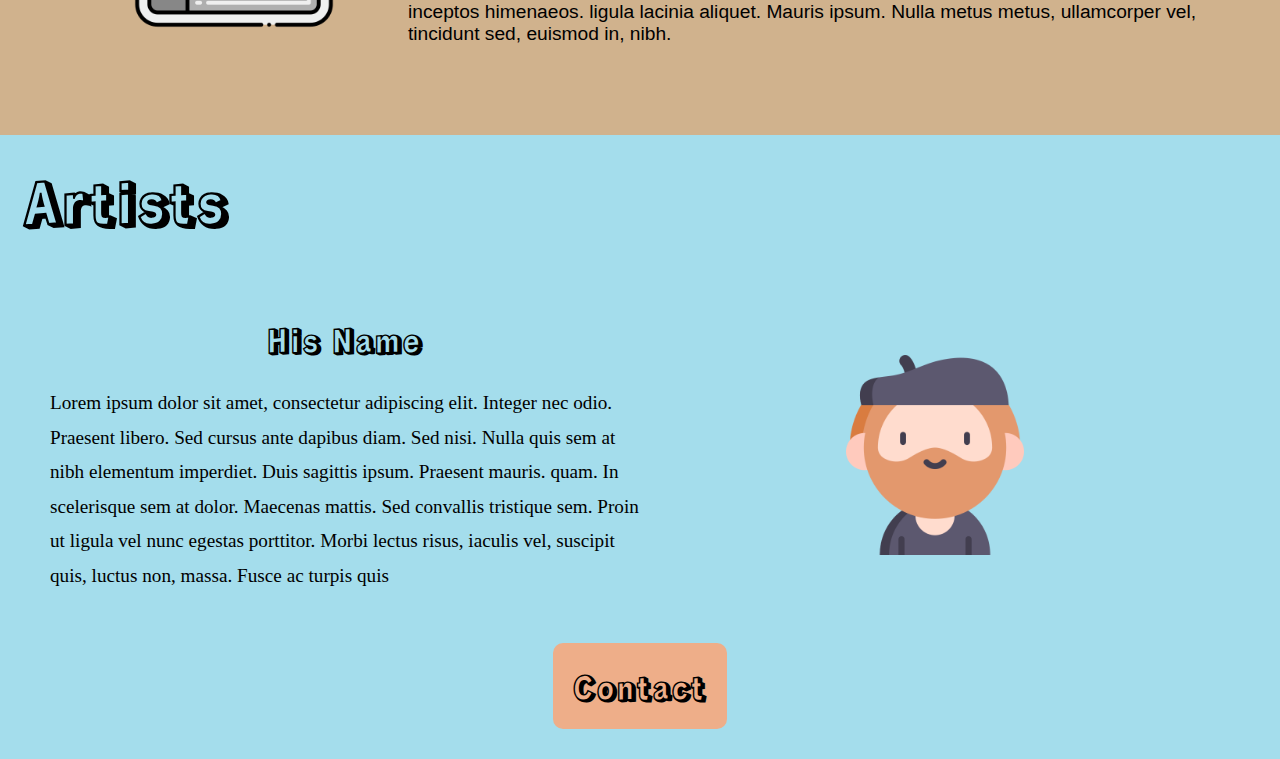
<file: saba/my-app/index.html>
<!DOCTYPE html>
<html lang="en">

<head>
  <meta charset="UTF-8" />
  <meta name="viewport" content="width=device-width, initial-scale=1.0" />

  <title>Saba</title>

  <meta name="description" content="This is my cool website!" />

  <link rel="shortcut icon" type="image/jpg" href="./styles/logo.png" />

  <link rel="preconnect" href="https://fonts.gstatic.com" />
  <link href="https://fonts.googleapis.com/css2?family=Roboto:wght@400;500;700;900&display=swap" rel="stylesheet" />

  <link rel="stylesheet" href="./styles/main.css" />
</head>
<div class=" center">
  <span class="logo">O.T.ART</span>
</div>

<div class="last-drawings">
  <div class="last-drawings-text">
    <span class="last-drawings-title">
      <h2>Last Drawings</h2>
      <hr>
    </span>
  </div>
  <div class="drawings">
    <div class="picture-container ">
      <img class="small-pic center" src="./styles/assets/icons/mona-lisa.png" alt="">
      <span class="picture-description center">
        <h3 class="center">Mona Lisa</h3>
        <p class="center">
          This is description of the painting.
        </p>
      </span>
    </div>
    <div class="picture-container"><img class="small-pic center" src="./styles/assets/icons/starry-night.png" alt="">
      <span class="picture-description center">
        <h3 class="center">Starry Night</h3>
        <p class="center">
          This is description of the painting.
        </p>
      </span>
    </div>
    <div class="picture-container">
      <img class="small-pic center" src="./styles/assets/icons/the-creation-of-adam.png" alt="">
      <span class="picture-description center">
        <h3 class="center">Creation Of Adam</h3>
        <p class="center">
          This is description of the painting.
        </p>
      </span>
    </div>
  </div>
</div>

<div class="drawing-styles">
  <div class="last-drawings-text">
    <span class="last-drawings-title">
      <h2>Drawing Styles</h2>
      <hr>
    </span>
  </div>
  <div class="drawingStyles">
    <div class="drawing-style">
      <div class="drawing-style-img center">
        <img class="small-pic" src="./styles/assets/icons/palette.png" alt="">
      </div>
      <div class="drawing-style-description">
        <h1>First Type</h1>
        <br>
        <p>Lorem ipsum dolor sit amet, consectetur adipiscing elit. Integer nec odio. Praesent libero. Sed cursus ante
          dapibus diam. Sed nisi. Nulla quis sem at nibh elementum imperdiet. Duis sagittis ipsum. Praesent mauris.
          Fusce nec tellus sed augue semper porta. Mauris massa. Vestibulum lacinia arcu eget nulla. Class aptent taciti
          egestas porttitor. Morbi lectus risus, iaculis vel, suscipit quis, luctus non, massa. Fusce ac turpis quis
          ligula lacinia aliquet. Mauris ipsum. Nulla metus metus, ullamcorper vel, tincidunt sed, euismod in, nibh.
        </p>
      </div>
    </div>
    <div class="drawing-style">
      <div class="drawing-style-img center">
        <img class="small-pic" src="./styles/assets/icons/pencil.png" alt="">
      </div>
      <div class="drawing-style-description">
        <h1>Second Type</h1>
        <br>
        <p>Lorem ipsum dolor sit amet, consectetur adipiscing elit. Integer nec odio. Praesent libero. Sed cursus ante
          dapibus diam. Sed nisi. Nulla quis sem at nibh elementum imperdiet. Duis sagittis ipsum. Praesent mauris.
          quam. In scelerisque sem at dolor. Maecenas mattis. Sed convallis tristique sem. Proin ut ligula vel nunc
          egestas porttitor. Morbi lectus risus, iaculis vel, suscipit quis, luctus non, massa. Fusce ac turpis quis
          ligula lacinia aliquet. Mauris ipsum. Nulla metus metus, ullamcorper vel, tincidunt sed, euismod in, nibh.
        </p>
      </div>
    </div>
    <div class="drawing-style">
      <div class="drawing-style-img center">
        <img class="small-pic" src="./styles/assets/icons/drawing-tablet.png" alt="">
      </div>
      <div class="drawing-style-description">
        <h1>Third Type</h1>
        <br>
        <p>Lorem ipsum dolor sist amet, consectetur adipiscing elit. Integer nec odio. Praesent libero. Sed cursus ante
          dapibus diam. Sed nisi. Nulla quis sem at nibh elementum imperdiet. Duis sagittis ipsum. Praesent mauris.
          Fusce nec tellus sed augue semper porta. Mauris massa. Vestibulum lacinia arcu eget nulla. Class aptent taciti
          sociosqu ad litora torquent per conubia nostra, per inceptos himenaeos.
          ligula lacinia aliquet. Mauris ipsum. Nulla metus metus, ullamcorper vel, tincidunt sed, euismod in, nibh.
        </p>
      </div>
    </div>
  </div>
</div>
<div class="artists">
  <div class="last-drawings-text ">
    <span class="last-drawings-title ">
      <h2 class="">Artists</h2>
    </span>
  </div>
  <div class="artist">
    <div class="about-artist">
      <h1 class="center">His Name</h1>
      <br>
      <p>Lorem ipsum dolor sit amet, consectetur adipiscing elit. Integer nec odio. Praesent libero. Sed cursus ante
        dapibus diam. Sed nisi. Nulla quis sem at nibh elementum imperdiet. Duis sagittis ipsum. Praesent mauris.
        quam. In scelerisque sem at dolor. Maecenas mattis. Sed convallis tristique sem. Proin ut ligula vel nunc
        egestas porttitor. Morbi lectus risus, iaculis vel, suscipit quis, luctus non, massa. Fusce ac turpis quis
      </p>
    </div>

    <div class="drawing-style-img center">
      <img class="small-pic" src="./styles/assets/icons/artist.png" alt="">
    </div>
  </div>

  <div class="contact center">
    <span>
      <h1>Contact</h1>
    </span>
  </div>
</div>


</body>

</html>
</file>
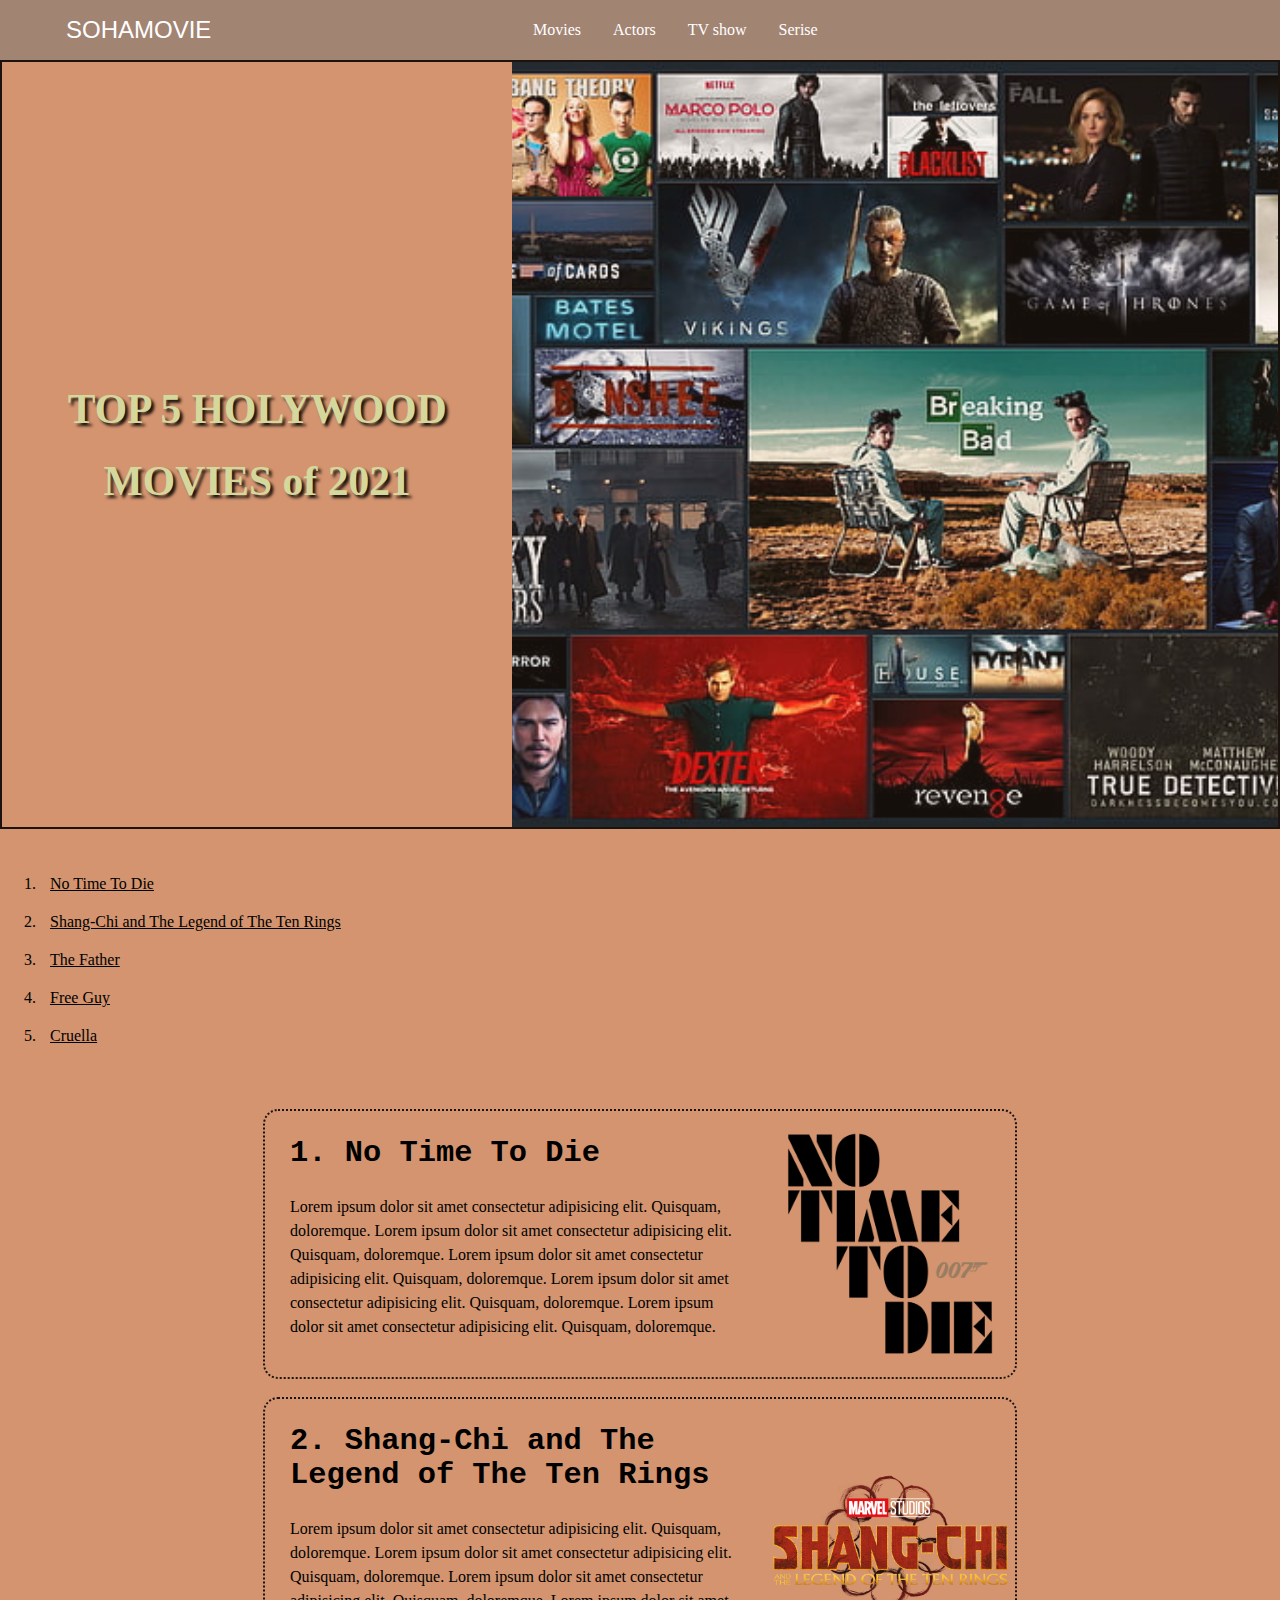
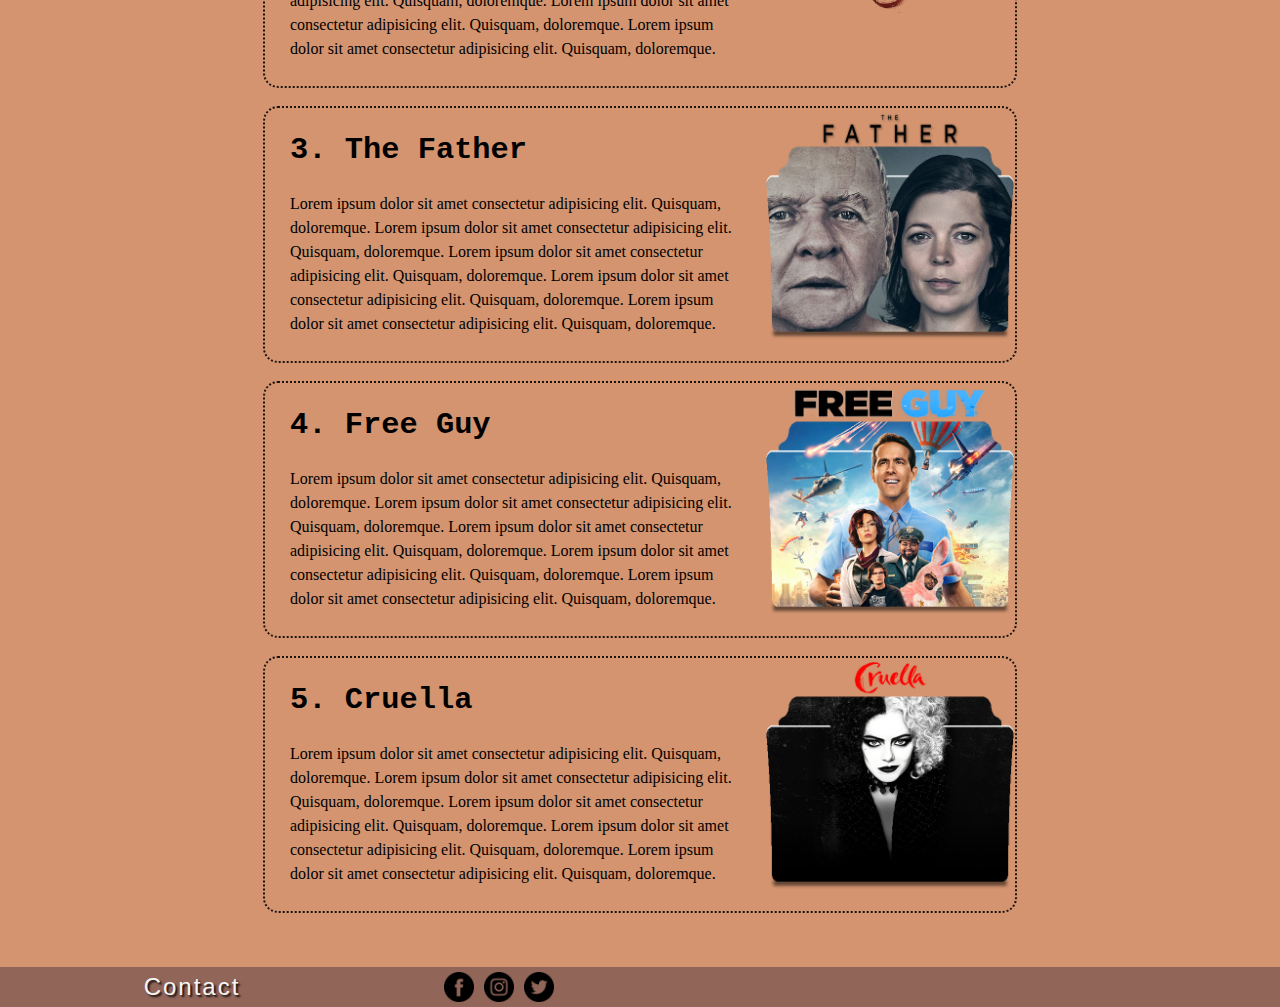
<file: sohaib/my-app/index.html>
<!DOCTYPE html>
<html lang="en">

<head>
  <meta charset="UTF-8" />
  <meta name="viewport" content="width=device-width, initial-scale=1.0" />

  <title>Sohaib</title>

  <meta name="description" content="This is my cool website!" />
  <link rel="shortcut icon" type="image/jpg" href="./styles/assets/logo.png" />

  <link rel="preconnect" href="https://fonts.gstatic.com" />
  <link href="https://fonts.googleapis.com/css2?family=Roboto:wght@400;500;700;900&display=swap" rel="stylesheet" />

  <link rel="stylesheet" href="./styles/main.css" />
</head>

<body>
  <div class="navbar">
    <div class="navbar-leftside">
      <span class="logo">
        SOHAMOVIE
      </span>
    </div>

    <div class="navbar-rightside center">
      <ul class="navbar-links">
        <li class="navbar-link">
          <a href="#">Movies</a>
        </li>
        <li class="navbar-link">
          <a href="#">Actors</a>
        </li>
        <li class="navbar-link">
          <a href="#">TV show</a>
        </li>
        <li class="navbar-link">
          <a href="#">Serise</a>
        </li>
      </ul>
    </div>
  </div>
  <div class="intro-background">
    <div class="intro-left center">
      <span class="">
        <h1 class="">TOP 5 HOLYWOOD MOVIES of 2021</h1>
      </span>
    </div>
    <div class="intro-right"></div>
  </div>
  <br>
  <br>
  <ol class="movies-list">
    <li><a href="#"></a>No Time To Die</li>
    <li><a href="#"></a>Shang-Chi and The Legend of The Ten Rings</li>
    <li><a href="#"></a>The Father</li>
    <li><a href="#"></a>Free Guy</li>
    <li><a href="#"></a>Cruella</li>
  </ol>
  <br>
  <br>
  <br>

  <div class="movie">
    <div class="movie-description">
      <h1 class="movie-title">1. No Time To Die</h1>
      <p class="description">
        Lorem ipsum dolor sit amet consectetur adipisicing elit. Quisquam,
        doloremque. Lorem ipsum dolor sit amet consectetur adipisicing elit. Quisquam,
        doloremque. Lorem ipsum dolor sit amet consectetur adipisicing elit. Quisquam,
        doloremque. Lorem ipsum dolor sit amet consectetur adipisicing elit. Quisquam,
        doloremque. Lorem ipsum dolor sit amet consectetur adipisicing elit. Quisquam,
        doloremque.
      </p>
    </div>
    <div class="movie-poster">
      <img src="./styles/assets/movies/No Time To Die.png" alt="">
    </div>
  </div>
  <br>
  <div class="movie">
    <div class="movie-description">
      <h1 class="movie-title">2. Shang-Chi and The Legend of The Ten Rings</h1>
      <p class="description">
        Lorem ipsum dolor sit amet consectetur adipisicing elit. Quisquam,
        doloremque. Lorem ipsum dolor sit amet consectetur adipisicing elit. Quisquam,
        doloremque. Lorem ipsum dolor sit amet consectetur adipisicing elit. Quisquam,
        doloremque. Lorem ipsum dolor sit amet consectetur adipisicing elit. Quisquam,
        doloremque. Lorem ipsum dolor sit amet consectetur adipisicing elit. Quisquam,
        doloremque.
      </p>
    </div>
    <div class="movie-poster">
      <img src="./styles/assets/movies/Shang-Chi and The Legend of The Ten Rings.png" alt="">
    </div>
  </div>
  <br>
  <div class="movie">
    <div class="movie-description">
      <h1 class="movie-title">3. The Father</h1>
      <p class="description">
        Lorem ipsum dolor sit amet consectetur adipisicing elit. Quisquam,
        doloremque. Lorem ipsum dolor sit amet consectetur adipisicing elit. Quisquam,
        doloremque. Lorem ipsum dolor sit amet consectetur adipisicing elit. Quisquam,
        doloremque. Lorem ipsum dolor sit amet consectetur adipisicing elit. Quisquam,
        doloremque. Lorem ipsum dolor sit amet consectetur adipisicing elit. Quisquam,
        doloremque.
      </p>
    </div>
    <div class="movie-poster">
      <img src="./styles/assets/movies/The Father.png" alt="">
    </div>
  </div>
  <br>
  <div class="movie">
    <div class="movie-description">
      <h1 class="movie-title">4. Free Guy</h1>
      <p class="description">
        Lorem ipsum dolor sit amet consectetur adipisicing elit. Quisquam,
        doloremque. Lorem ipsum dolor sit amet consectetur adipisicing elit. Quisquam,
        doloremque. Lorem ipsum dolor sit amet consectetur adipisicing elit. Quisquam,
        doloremque. Lorem ipsum dolor sit amet consectetur adipisicing elit. Quisquam,
        doloremque. Lorem ipsum dolor sit amet consectetur adipisicing elit. Quisquam,
        doloremque.
      </p>
    </div>
    <div class="movie-poster">
      <img src="./styles/assets/movies/Free Guy.png" alt="">
    </div>
  </div>
  <br>
  <div class="movie">
    <div class="movie-description">
      <h1 class="movie-title">5. Cruella</h1>
      <p class="description">
        Lorem ipsum dolor sit amet consectetur adipisicing elit. Quisquam,
        doloremque. Lorem ipsum dolor sit amet consectetur adipisicing elit. Quisquam,
        doloremque. Lorem ipsum dolor sit amet consectetur adipisicing elit. Quisquam,
        doloremque. Lorem ipsum dolor sit amet consectetur adipisicing elit. Quisquam,
        doloremque. Lorem ipsum dolor sit amet consectetur adipisicing elit. Quisquam,
        doloremque.
      </p>
    </div>
    <div class="movie-poster">
      <img src="./styles/assets/movies/Cruella.png" alt="">
    </div>
  </div>
  <br>
  <br>
  <br>
  <div class="footer">
    <span class="center">Contact</span>
    <div class="social center">
      <img src="./styles/assets/icons/facebook.png" alt="">
      <img src="./styles/assets/icons/instagram.png" alt="">
      <img src="./styles/assets/icons/twitter.png" alt="">
    </div>
  </div>
</body>
</html>
</file>
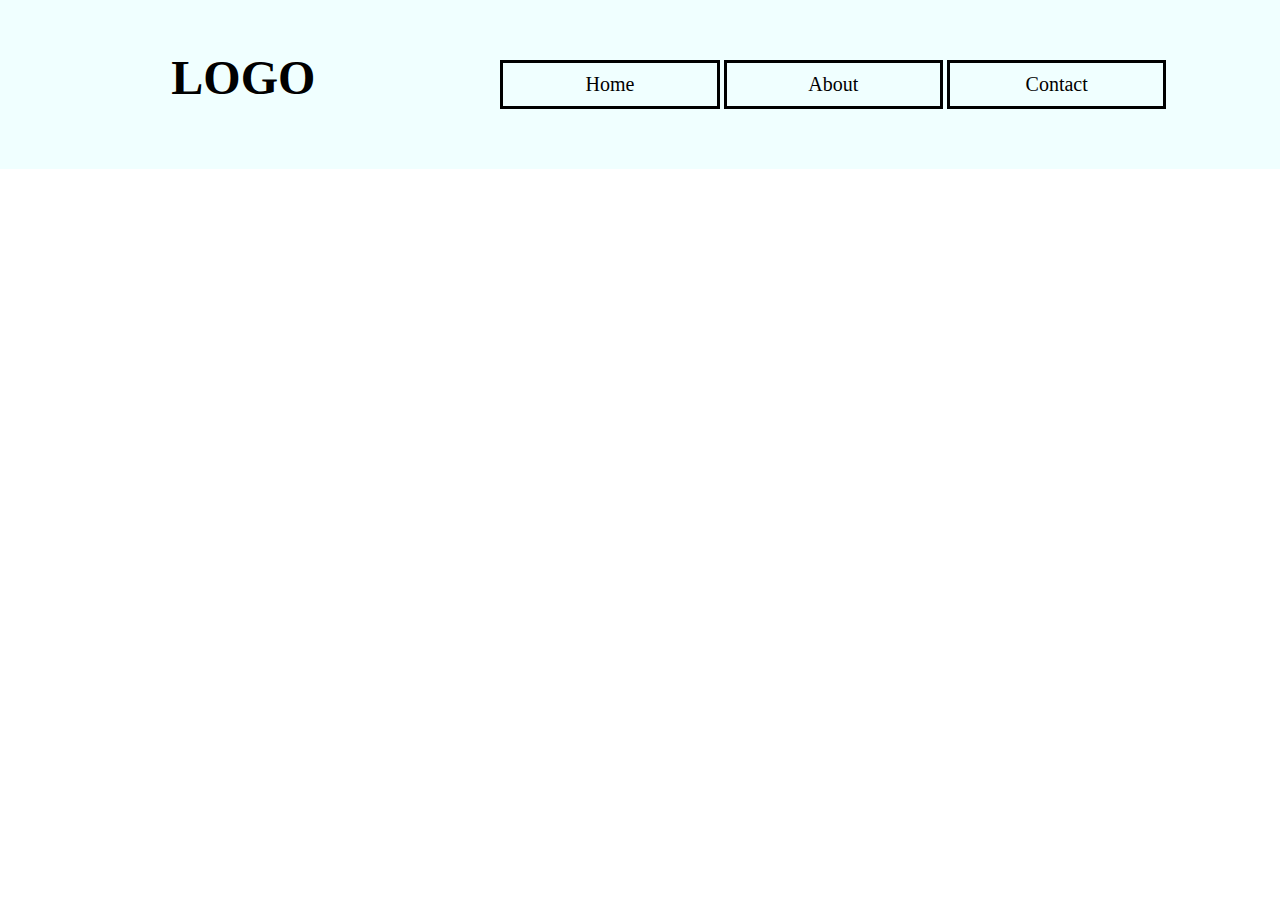
<file: examples/containers.html>
<!DOCTYPE html>
<html>

<head>
    <title>Containers</title>
    <link rel="stylesheet" href="style.css">
</head>

<body>
    <!--
    <div> This is div container </div>
    <span> This is span container</span>
    <p>This is a pargraph</p>

    <div class="green">
        <span>Hi</span>
        <div class="yellow">This is Yellow</div>
        <div class="purple">This is Purple</div>
    </div>
-->

    <div class="navbar">
        <span>LOGO</span>
        <div class="navbar-links">
            <a href="#">Home</a>
            <a href="#">About</a>
            <a href="#">Contact</a>
        </div>
    </div>
</body>

</html>
</file>
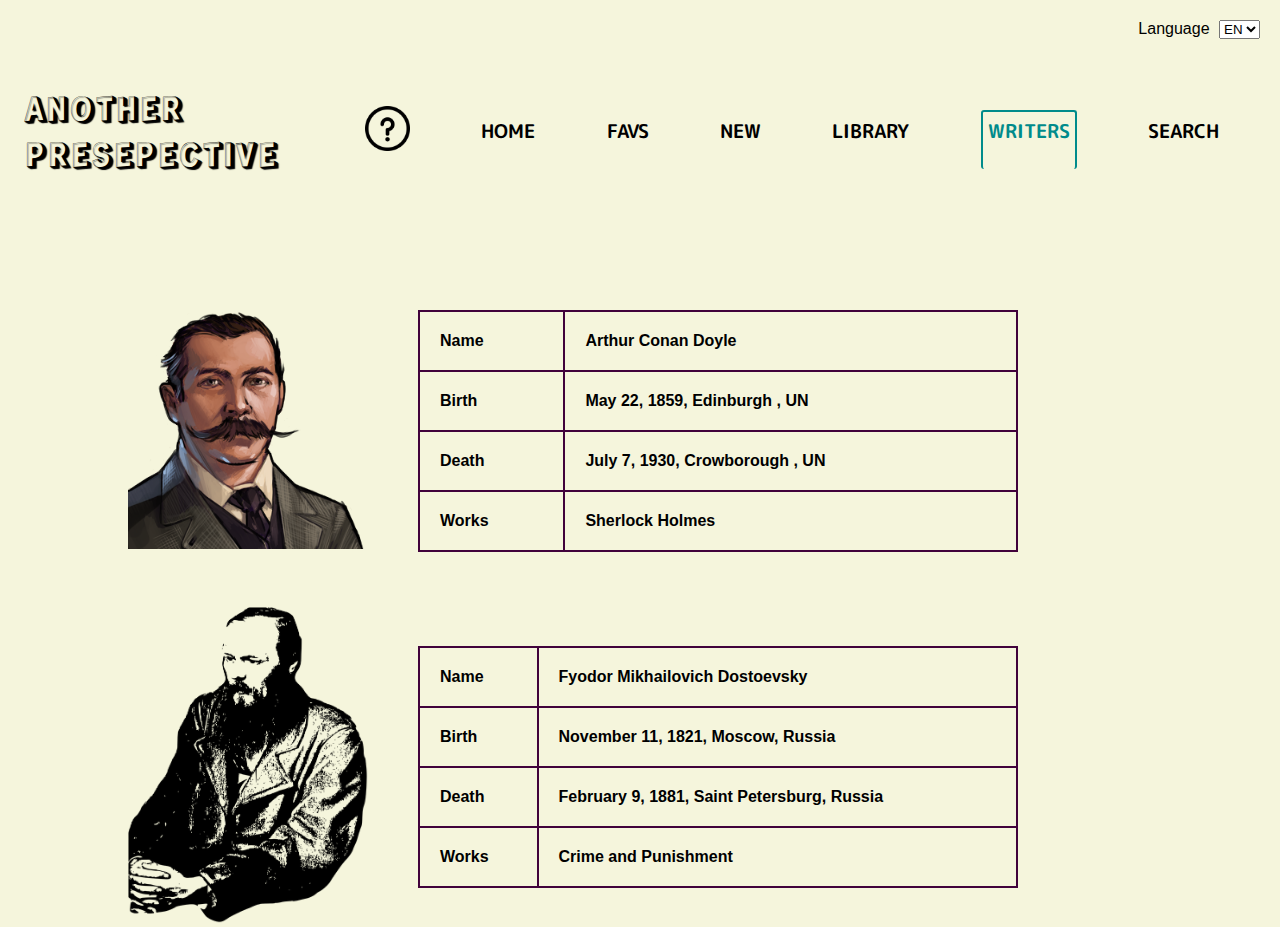
<file: alaa mohammed/my-app/writer.html>
<!DOCTYPE html>
<html lang="en">

<head>
    <meta charset="UTF-8" />
    <meta name="viewport" content="width=device-width, initial-scale=1.0" />

    <title>ANOTHER PRESEPECTIVE</title>

    <meta name="description" content="This is my cool website!" />

    <link rel="shortcut icon" type="image/jpg" href="/path/to/your/favicon/" />

    <link rel="preconnect" href="https://fonts.gstatic.com" />
    <link href="https://fonts.googleapis.com/css2?family=Roboto:wght@400;500;700;900&display=swap" rel="stylesheet" />
    <link rel="stylesheet" href="./styles/main.css" />
</head>

<body>
    <div class="language">
        <span>Language</span>
        <select name="Language" id="">
            <option value="English">EN</option>
            <option value="Arabic">AR</option>
            <option value="Trukish">TR</option>
        </select>
    </div>
    <div class="navbar">
        <div class="navbar-leftside">
            <span class="logo">
                ANOTHER PRESEPECTIVE
            </span>
        </div>
        <div class="navbar-rightside">
            <span class="navbar-item "><img class="icon" src="./styles/assets/icons/information.png" alt=""></span>
            <span class="navbar-item "> <a href="./index.html">HOME</span></a>
            <span class="navbar-item"> <a href="#">FAVS</span></a>
            <span class="navbar-item"> <a href="#">NEW</span></a>
            <span class="navbar-item"> <a href="#">LIBRARY</span></a>
            <span class="navbar-item active"> <a href="#">WRITERS</span></a>
            <span class="navbar-item"> <a href="#">SEARCH</span></a>
        </div>
    </div>
    <br>
    <br>
    <br>
    <br>
    <br>
    <br>

    <div class="writer">
        <div class="writer-img">
            <img src="./styles/assets/icons/Arthur Conan Doyle.png" alt="">
        </div>
        <div class="writer-info">
            <table>
                <tr>
                    <th>Name</th>
                    <th>Arthur Conan Doyle</th>
                </tr>
                <tr>
                    <th>Birth</th>
                    <th>May 22, 1859, Edinburgh , UN</th>
                </tr>
                <tr>
                    <th>Death</th>
                    <th>July 7, 1930, Crowborough , UN</th>
                </tr>
                <tr>
                    <th>Works</th>
                    <th>Sherlock Holmes</th>
                </tr>
            </table>
        </div>
    </div>
    <br>
    <br>
    <br>
    <div class="writer">
        <div class="writer-img ">
            <img src="./styles/assets/books/Fyodor Mikhailovich Dostoevsky.png" alt="">
        </div>
        <div class="writer-info">
            <table>
                <tr>
                    <th>Name</th>
                    <th>Fyodor Mikhailovich Dostoevsky</th>
                </tr>
                <tr>
                    <th>Birth</th>
                    <th>November 11, 1821, Moscow, Russia</th>
                </tr>
                <tr>
                    <th>Death</th>
                    <th>February 9, 1881, Saint Petersburg, Russia</th>
                </tr>
                <tr>
                    <th>Works</th>
                    <th>Crime and Punishment</th>
                </tr>
            </table>
        </div>
    </div>

</body>

</html>
</file>
<file: Alaa Malik/my-app/styles/main.css>
@import url('https://fonts.googleapis.com/css2?family=Architects+Daughter&display=swap');

* {
  margin: 0;
  font-family: 'Architects Daughter', cursive;
}

body {
  min-height: 100vh;
}

.center {
  display: flex;
  justify-content: center;
  align-items: center;
}


.navbar {
  background-color: azure;
  width: 100%;
  display: flex;
  padding: 20px 0px;
  justify-content: space-between;
}

.phone-number {
  padding: 10px;
  font-size: 1.3rem;
  font-weight: 300;
  width: 25%;
}

.navbar-items {
  padding: 10px;
  width: 15%;
  font-size: 1.4rem;
  font-weight: 500;

}

.navbar-items:hover {
  color: #c5ecb6;
  cursor: pointer;
}

.logo-container {
  width: 100%;
  display: flex;
  justify-content: center;
  align-items: center;
  background-color: rgb(238, 233, 226);
}

.logo-leftside,
.logo-rightside {
  width: 50%;

}

.logo-leftside {
  margin: 50px;
  display: inline-block;
}


.logo-large-text {
  font-size: 2rem;
  font-weight: 500;
  -webkit-text-stroke-width: 1px;
  -webkit-text-stroke-color: rgb(0, 0, 0);
  color: rgb(81, 81, 224);
  ;
}

.logo-small-text {
  color: #f15fb5;
  font-size: 0.8rem;
}

.logo-rightside {
  margin: 50px;
  display: grid;
  grid-template-columns: repeat(3, 1fr);
}

.books-category {
  margin: 20px;
  font-size: 1.2rem;
  font-weight: 400;
}

.books-category:hover {
  color: #5f99f1;
  cursor: pointer;
}

.search-container {
  width: 100%;
  display: inline-block;
  justify-content: center;
  align-items: center;
  background-color: rgb(238, 233, 226);
  padding-bottom: 30px;

}

.search {
  margin: auto;
  width: fit-content;
  justify-content: center;
  align-items: center;
  align-content: center;
  background-color: rgb(255, 255, 255);
  margin-bottom: 8px;
}

.search>* {
  border: none;
  padding: 15px;
}

.search-bar {
  width: 450px;
  display: inline-block;
}

.search>button {
  background: none;
  cursor: pointer;

}

.search-bar-icon {
  width: 17px;
}

.space {
  padding: 3px;
}

.search-letters {
  font-size: 1.2rem;
  font-weight: 400;
  color: rgb(7, 161, 7);
}

.letter:hover {
  color: #000;
  cursor: pointer;
}

.mybag {
  float: right;
  font-size: 1.2rem;
  margin-right: 25%;
  margin-top: 25px;
}

.mybag img {
  width: 75px;
}

.bag-text {
  font-size: 1.5rem;
  font-weight: 700;
  color: rgb(100, 4, 100);
  padding: 10px;
}

.searchseprator {
  border: 1px solid #000;
  width: 80%;
  margin: auto;
}

.books {
  width: 100%;
  display: grid;
  grid-template-columns: repeat(3, 1fr);
  grid-gap: 20px;
  margin-top: 75px;
  margin-bottom: 75px;
}

.book-item {
  width: 225px;
  margin: auto;
  box-shadow: 3px 3px 3px rgb(27, 2, 2);
  cursor: pointer;
}

.newItems {
  width: 100%;
  display: flex;
  margin-bottom: 50px;
}

.newItems-line {
  border: 1px solid #000;
  width: 40%;
  margin: auto;
}

.new-items-container {
  display: grid;
}

.new-items {
  font-size: 1.5rem;
  font-weight: 700;
  color: rgb(172, 30, 113);
}

.seeAll {
  font-size: 0.8rem;
  font-weight: 400;
  color: rgb(7, 48, 161);
  text-align: center;
  cursor: pointer;
}

.books-description {
  width: 100%;
  display: grid;
  grid-template-columns: repeat(3, 1fr);
  grid-gap: 20px;
  margin-top: 75px;
  margin-bottom: 75px;
}

.bookA {
  display: grid;
  grid-template-columns: repeat(1, 1fr);
}

.bookDescription{
  width: 225px;
  margin: 15px auto;
  font-size: 1.2rem;
  font-weight: 500;
  font-style: oblique;
}

.author{
color: seagreen;
font-size: 1rem;
font-weight: 600;
padding: 2px;
cursor: pointer;

}
.price-addtoCard {
border-radius: 12px;
background-color: #c5ecb6;
width: fit-content;
margin: auto;
margin-top: 25px;
border-radius: 12px;
border: #000 1px solid;
}

.price{
  font-size: 1.1rem;
  font-weight: 500;
  color: rgb(7, 161, 7);
  background: none;
  padding: 15px;
  border-right: 2px solid #000;
}
.addToCard{
  background: none;
  border: 0px;
  padding: 0px 10px;
  border-radius: 0px 12px 12px 0px;

}

.add-icon{
  padding: 0;
  width: 50px;
  cursor: pointer;
}
.addToCard:hover{
  background-color: #e2df24;
}

.footer-item{
  width: 75%;
  display: grid;
  grid-template-columns: repeat(3, 1fr);
  margin: 25px 100px;
}
.footer-text{
  font-size: 1.2rem;
  font-weight: 500;
  color: rgb(0, 0, 0);
}

.footer-text:hover{
  color: #5f99f1;
  cursor: pointer;
}
</file>
<file: alaa mohammed/my-app/styles/main.css>
@import url('https://fonts.googleapis.com/css2?family=Architects+Daughter&family=M+PLUS+Rounded+1c&family=Rampart+One&display=swap');

* {
  margin: 0;
  font-family: 'Architects Daughter', cursive;
  font-family: 'M PLUS Rounded 1c', sans-serif;
  font-family: 'Rampart One', cursive;
  font-family: 'Franklin Gothic Medium', 'Arial Narrow', Arial, sans-serif;

}

body {
  min-height: 100vh;
  background-color: beige;
}

.center {
  justify-content: center;
  align-items: center;
  display: flex;
}

.language {
  display: inline;
  float: right;
  margin: 20px;
}

.language>span {
  margin: 0 5px;
}

.navbar {
  display: flex;
  width: 100%;
  border-radius: 25px;
}

.navbar-leftside {
  width: 20%;
  margin: 25px;

}

.navbar-leftside>span {
  font-family: 'Rampart One', cursive;
  font-size: 2rem;
  text-shadow: 1px 1px 1px #000;
}

.navbar-rightside {
  display: flex;
  width: 80%;
  margin: 25px;

}

.icon {
  width: 45px;
}

.navbar-item {
  margin: auto;
}

.navbar-item>a {
  color: black;
  font-size: 1.2rem;
  font-weight: 700;
  text-decoration: none;
  font-family: 'M PLUS Rounded 1c', sans-serif;

}

.active>a {
  color: darkcyan;
  padding-bottom: 20px;
  border-top: 2px solid darkcyan;
  border-left: 2px solid darkcyan;
  border-right: 2px solid darkcyan;
  padding: 5px;
  border-radius: 3px;
  padding-bottom: 25px;
}

.navbar-item>a:hover {
  text-decoration: underline;
  color: darkcyan;
}

.quote > span{
  padding: 10px;
  width: fit-content;
  display: block;
  margin: auto;
  font-size: 1.5rem;
  font-family: 'M PLUS Rounded 1c', sans-serif;
  font-weight: 700;
  text-shadow: 1px 1px 1px #000;
  text-decoration: underline;
}

.books-category , .novels-genre{
  width: 60%;
  margin: auto;
}

.books-category > *  , .novels-genre > *{
  margin: 15px;
  padding: 5px;
  font-size: 1.2rem;
  font-family: 'M PLUS Rounded 1c', sans-serif;

}

.books-category > select  , .novels-genre > select{
 width: 120px;
}

.category > span{
  font-size: 2rem;
  margin-left: 75px;
  text-decoration: underline;
}

.books-list {
  display: grid;
  grid-template-columns: repeat(4, 1fr);
  grid-gap: 20px;
}

.book-item{
  display: grid;
  grid-template-columns: 1fr;
  margin: auto;
  width: fit-content;
  border-radius: 5px;
  border: 2px solid rgb(0, 0, 0);

}

.book-item > img{
  width: 250px;
  cursor: pointer;
}

.rating > *{
  float: right;
  margin: 3px;
}
.rating-icon {
  width: 20px;
}
.book-author {
  padding: 10px;
  margin: auto;
}

.writer {
  width: 80%;
  margin: auto;
  display: flex;
}

.writer-img  {
  width: fit-content;
  text-align: center;
  margin: auto 0px; 
}
.writer-img > img{
  width: 240px;
  cursor: pointer;

}


.writer-info {
  margin: auto 0px;
  height: 100%;

}
.writer-info > table {
  border-collapse: collapse;
  border: 2px solid rgb(65, 2, 59);
  margin-left: 50px;
  min-width: 600px;

}

th {
  width: fit-content;
  border: 2px solid rgb(65, 2, 59);
  padding: 20px;
  text-align: left;
}
</file>
<file: malik/my-app/styles/main.css>
@import url('https://fonts.googleapis.com/css2?family=Architects+Daughter&family=M+PLUS+Rounded+1c&family=Rampart+One&display=swap');

* {
  margin: 0;
}

body {
  min-height: 100vh;
  font-family: 'M PLUS Rounded 1c', sans-serif;
  font-family: 'Rampart One', cursive;
  font-family: 'Architects Daughter', cursive;
  background-color: #f5f5f5;
}

.center {
  display: flex;
  justify-content: center;
  align-items: center;
}

.intro-background {
  display: flex;
}

.intro-leftside {
  color: aliceblue;
  width: 40%;
  background-color: #000000ea;
}

.intro-leftside>* {
  padding: 10px;
  margin: auto;
  margin-top: 25px;
  text-align: center;

}

.intro-leftside-content>h1 {
  font-size: 2.5em;
  font-weight: bold;

}

.intro-leftside-content>button {
  padding: 15px 50px 15px 50px;
  background: none;
  color: aliceblue;
}

.intro-leftside-content>button:hover {
  background: aliceblue;
  color: #020000;
  cursor: pointer;
}

.intro-leftside-content>p {
  font-family: 'Lucida Sans', 'Lucida Sans Regular', 'Lucida Grande', 'Lucida Sans Unicode', Geneva, Verdana, sans-serif;
  padding: 3px;
}

.intro-rightside {
  width: 60%;
  background-image: url("./assets/pics/phone-photographer.webp");
  background-size: cover;
  background-position: center;
  background-repeat: no-repeat;
  height: 100vh;
  position: relative;
  display: flex;
  justify-content: center;
  align-items: center;
  opacity: 0.9;
}

.about-me {
  width: 90%;
  margin: 40px;
}

.about-me>h1 {

  font-size: 2.5rem;
  font-weight: bold;
  margin-bottom: 15px;

}

.about-me>p {

  font-size: 1.5rem;

}

.what-i-do {
  display: grid;
  grid-template-columns: 1fr 1fr;
}

.what-leftside {
  display: flex;
  justify-content: center;
  align-items: center;
  flex-direction: column;
}

.what-leftside>img {
  width: 60%;
  object-fit: cover;
  margin: auto;

}

.what-rightside {
  display: block;
  justify-content: center;
  align-items: center;
  flex-direction: column;
  text-align: center;
}

.what-rightside>h1 {
  font-size: 4.5rem;
}

.what-rightside>ul {
  width: fit-content;
  list-style: none;
  padding: 0;
  margin: auto;
  text-align: start;
  font-size: 2rem;
}

.what-rightside>ul>li {
  margin-top: 25px;
}

.some-pics {
  margin: 25px;
  border: 2px solid #000000;
}
.some-pics > h1 {
  font-size: 2.5rem;
  font-weight: bold;
  margin: 35px;
}
.some-pics-container {
  display: flex;
  flex-wrap: wrap;

}

.some-pics-item {
  min-width: 350px;
  height: 50vh;
  flex-grow: 1;

}

.some-pics-item:last-child {
  flex-grow: 10;
}

.some-pics-item>img {
  object-fit: cover;
  vertical-align: top;
  max-height: 100%;
  min-width: 100%;

}

.quote{
  background-image: url("./assets/pics/quote.webp");
  background-size: cover;
  background-position: center;
  background-repeat: no-repeat;
  height: 100vh;
  margin: 25px;
  position: relative;
  display: flex;
  justify-content: center;
  align-items: center;
  opacity: 0.9;
}

.quote > p {
  font-size: 2rem;
  font-family: 'M PLUS Rounded 1c', sans-serif;
  text-align: center;
  margin: auto;
  font-weight: bold;
  color: rgb(253, 244, 213);
  text-shadow: 2px 2px rgb(0, 0, 0);
}

.contactme{
  display: grid;
  grid-template-columns: 1fr 1fr;
  margin: 25px; 
  border: 2px solid #000000;
  padding: 50px;
}

.contactme-leftside > h2 {
  font-size: 2rem;
  font-weight: bold;

}

.contactme-leftside > .small-text {
  font-size: 0.8rem;
  font-weight: 500;

}

.contactme-leftside > .large-text {
  font-size: 1.4rem;
  font-weight: 200;
  cursor: pointer;

}

.contactme-leftside > span {
  display: block;
}

.contactme-rightside{
  display: flex;
}
.social{
  display: flex;
  justify-content: center;
  flex-direction: column;

}
.social > span {
  font-size: 1.1rem;
  font-weight: 500;
  margin: 2px;
  cursor: pointer;
}
</file>
<file: noor/my-app/styles/main.css>
* {
  margin: 0;
}

body {
  min-height: 100vh;
}

.center{
  display: flex;
  justify-content: center;
  align-items: center;
}

.navbar{
  width: 100%;
  background-color: #ccc;
  border: 2px solid #000;
}

.navbar-icons {
  width: 40px;
  margin: 0px 5px;
}


.navbar-icons:hover {
  cursor: pointer;
}

.navbar-leftside{
  margin: 0px;
  padding: 20px;
  width: 20%;
}

.navbar-middle{
  width: 60%;
  
}

.logo{
	color: mix(rgb(165, 132, 132), #740027, 100%);
	font-size: 3.4rem;  
	font-weight: 900;
  text-shadow: 
  -0.0075em 0.0075em 0 mix(#fff, #e91e63, 94%),
  0.005em 0.005em 0 mix(#fff, #e91e63, 60%),
  0.01em 0.01em 0 mix(#fff, #e91e63, 62%), 
  0.015em 0.015em mix(#fff, #e91e63, 64%), 
  0.02em 0.02em 0 mix(#fff, #e91e63, 66%), 
  0.025em 0.025em 0 mix(#fff, #e91e63, 68%),
  0.03em 0.03em 0 mix(#fff, #e91e63, 70%),
  0.035em 0.035em 0 mix(#fff, #e91e63, 72%);
}

.navbar-rightside{
  width: 20%;
  margin: 0px;
  padding: 20px;
}
.navbar-rightside > img{
  margin-left: 50px;
}


.categories{
  display: flex;
  width: 100%;
  background-color: rgba(189, 179, 179, 0.932);
}

.categories > .category{
  width: 20%;
  border: 2px solid #000;
}

.categories > .category:hover{
  background-color: rgb(179, 240, 179);
  cursor: pointer;
}

.categories > .category > * {
  padding: 30px;
	font-size: 1.4rem;  
	font-weight: 500;

}

.content {
  width: 100%;
  background-color: burlywood;
}

.item-container {
  display: grid;
  grid-template-columns: repeat(auto-fit, minmax(300px, 1fr));
  background-color: rgba(226, 219, 219, 0.521);
  width: 25%;
  padding: 5%;
  float: left;

}

.item-container > span{
  font-size: 1.4rem;
  font-weight: 200;
  padding: 20px;
  margin: auto;
}
.item-background{
  width: fit-content;
  background-color: #eb8d4e;
  padding: 20px;
  border-radius: 50%;
  box-shadow: 0px 0px 10px #ccc;
  margin: auto;
}

.item-background img{
  width: 75px;

}

.item-background img:hover {
  cursor: pointer;
}

.footer{
  width: 100%;
  padding: 50px;
  float: left;
  background-color: rgba(240, 218, 218, 0.808);
  border: 2px solid #000;
}

.footer > .footer-leftside{
  width: 80%;
  float: left;
}

.footer > .footer-leftside > .information{
  width:fit-content;
  background-color: #5a81d4;
  padding: 5px;
  border-radius: 50%;
  box-shadow: 0px 0px 10px #ccc;

}

.footer > .footer-rightside > .navbar-icons{
  margin-left: 20px;
}
</file>
<file: omar al-akhras/my-app/styles/main.css>
@import url('https://fonts.googleapis.com/css2?family=Architects+Daughter&family=Rampart+One&display=swap');

* {
  margin: 0;
  font-family: 'Architects Daughter', cursive;
  font-family: 'Rampart One', cursive;
}

body {
  min-height: 100vh;
  background-color: rgba(210, 219, 219, 0.842);

}

.center {
  display: flex;
  justify-content: center;
  align-items: center;
}

.navbar{
  background-color: rgba(116, 135, 245, 0.726);
  display: flex;
}
.navbar-leftside{
  margin: 10px;
  width: 20%;
  display: flex;
  justify-content: flex-start;
  align-items: center;
}
.navbar-rightside{
  margin: 25px;
  width: 80%;
  display: flex;
  justify-content: center;
  align-items: center;
  flex-direction: row;
}

.logo{
  font-size: 4rem;
  font-weight: 800;
}
.search {
  width: 70%;
  display: flex;
  flex-direction: row;
  border: 1px solid rgb(39, 30, 30);
  border-radius: 15px;
}
.search > input {
  width: 100%;
  padding: 10px;
  border: none;
  border-radius: 5px;
  background-color: #fff;
  font-size: 1rem;
  font-weight: 600;
  border-radius: 15px 0px 0px 15px;

}

.search > input:focus {
  outline: none;
}
.search > button {
  background: white;
  border: none;
  border-radius: 0px 15px 15px 0px;

}
.search > button > img {
  padding: 10px;
  width: 30px;
  cursor: pointer;
}

.search > button:hover {
  background-color: rgb(106, 223, 151);
}

.pic-icons{
  display: grid;
  grid-template-columns: repeat(4, 1fr);
  margin-top: 50px;
}

.pic-icons > img {
  margin: auto;
  width: 125px;
  cursor: pointer;
}

.about-mercury{
  margin-top: 50px;
  padding: 25px;
  background-color: rgba(255, 255, 255, 0.219);
}

.about-mercury-p{
  width: 85%;
  font-size: 1.3rem;
  font-weight: 600;
  padding-top: 30px;

}
.about-mercury-p > .pic-icons{
  margin: auto;
  margin-left: 50px;
}
.rockets{
  margin-top: 120px;
  width: 100%;
  display: grid;
  grid-template-columns: repeat(2, 1fr);
}

.rockets > img {
  margin: auto;
  width: 125px;
  cursor: pointer;
}

.space{
  background-color: red;
  padding: 25px;
}

.footer{
  background-color: rgba(116, 135, 245, 0.726);
  justify-content: center;
  align-items: center;
  padding: 40px;

}

.footer-text-container{
  background-color: rgba(0, 0, 0, 0.767);
  width: 75%;
  display: grid;
  grid-template-columns: repeat(3, 1fr);
  border-radius: 25px;
  padding: 25px;
}

.footer-text-container > .footer-text{
  font-size: 1.5rem;
  font-weight: 600;
  margin: auto;
  color: rgb(255, 255, 255);
  cursor: pointer;
}

.footer-text:hover{
  color: rgba(150, 238, 123, 0.877);
}
</file>
<file: omar altohaif/my-app/styles/main.css>
@import url('https://fonts.googleapis.com/css2?family=Architects+Daughter&family=Rampart+One&display=swap');

* {
  margin: 0;
  font-family: 'Architects Daughter', cursive;
}

body {
  min-height: 100vh;
  background-color: rgb(255, 240, 243);
}

.center {
  display: flex;
  justify-content: center;
  align-items: center;
}
.navbar{
  background-color: rgba(172, 91, 54, 0.507);
  padding: 25px;
  display: grid;
  grid-template-columns: repeat(3, 1fr);
}

.navbar-leftside , .navbar-middle , .navbar-rightside{
  width: fit-content;
  margin: auto;
}
.navbar-leftside > span {
  padding: 10px;
  border-radius: 25px;
  box-shadow: 2px 2px 2px 2px rgba(0,0,0,0.2);
  background-color: rgba(255, 255, 255, 0.5);
}

.navbar-leftside > span:hover {
  background-color: rgba(126, 207, 140, 0.7);
  cursor: pointer;

}
.navbar-middle > span{
  border: 4px dotted rgba(0,0,0,0.4);
  border-radius: 15px;
  padding: 30px;

}

.search{
  width: fit-content;
  border-radius: 25px;
  background-color: rgb(255, 255, 255);
  box-shadow: 2px 2px 2px 2px rgba(0,0,0,0.2);
  padding: 10px;
  float: right;
}
.search > input{
  width: 120px;
  border: none;
  background-color: rgb(255, 255, 255);
  padding: 10px;
  font-size: 10px;
}
.search > input:focus{
  outline: none;
}
.search > button{
  background: none;
  border: 0px;
  cursor: pointer;
}
.search > button > img {
  width: 20px;
}

.about-project{
  margin: 50px 10px;
}
.about-project > h1 {
  font-size: 1.4rem;
  font-family: 'Rampart One', cursive;
  color: rgb(65, 2, 59);
  
}

.about-project > p {
  font-size: 1.2rem;
  width: 75%;
  margin: auto;

}

.about-project > table {
  margin: auto;
  width: 70%;
  border-collapse: collapse;
  border: 2px solid rgb(65, 2, 59);
}

th {
  width: 25%;
  border: 2px solid rgb(65, 2, 59);
  padding: 10px;
}
th > img {
  width: 120px;
}

.about-project > hr {
  width: 85%;
  margin: auto;
  border: 1.5px solid rgb(65, 2, 59);
}

.about-countries-img{
  width: 60%;
  margin: auto;
}

.imgs{
  width: 100%;
  margin: auto;
  display: grid;
  grid-template-columns: repeat(2, 1fr);
}

.imgs > img {
  width: 80px;
  margin: auto;
}
</file>
<file: osama-murawih/my-app/styles/main.css>
* {
  margin: 0;
  font-family: 'Times New Roman', Times, serif;
}

body {
  min-height: 100vh;
  background-color: #f5f5f5;
}

.center {
  display: flex;
  justify-content: center;
  align-items: center;
}

.mylife {
  padding: 20px;
}

.mylife>span {
  font-size: 28px;
  font-weight: 700;
  font-family: monospace;
  text-shadow: 1px 1px 0 rgb(199, 55, 55);
}

.biography {
  padding: 50px;
  display: grid;
  grid-template-columns: 1fr;
  background-color: #f5e3e3d8;
  border: 1px solid #000000d8;


}

.biography>h1 {
  font-size: 32px;
  font-weight: 700;
  font-family: monospace;
  text-decoration: rebeccapurple underline;
  line-height: 2px;
  margin-bottom: 40px;

}

.aboutme {
  margin: 25px;
}

.aboutme>img {
  width: 150px;
  float: left;
}

.aboutme>p {
  width: 75%;
  padding: 25px;
  font-size: 22px;
  font-stretch: expanded;
  line-height: 1.4;
  float: left;
}

.dishes-container>h1 {
  margin: auto;
  text-decoration: none;
}

.dishes {
  display: grid;
  grid-template-columns: 1fr 1fr 1fr 1fr;
}

.dish {
  padding: 50px;
  display: grid;
  grid-template-columns: 1fr;
}

.dish>img {
  width: 100px;
  margin: auto;
}

.dish>span {
  width: 150px;
  line-height: 1.4;
  margin: auto;
  padding: 15px;
}

.footer {
  background-color: #f5e3e3d8;
  padding: 50px;
  display: grid;
  grid-template-columns: 1fr 1fr 1fr 1fr;
}

.footer>span {
  font-size: 22px;
  font-weight: 700;
  font-family: monospace;
  cursor: pointer;
}

.contactme:hover {
  color: #188126d8;
}
.gmail{
  font-size: 16px;
  font-weight: 100;
  font-family: cursive;
  margin-left: 20px;
  
}
</file>
<file: saba/my-app/styles/main.css>
@import url('https://fonts.googleapis.com/css2?family=Architects+Daughter&family=Rampart+One&display=swap');

* {
  margin: 0;
  font-family: 'Rampart One', cursive;
}

body {
  min-height: 100vh;
  background-color: rgba(244, 249, 253, 0.658);
}

.center {
  display: flex;
  justify-content: center;
  align-items: center;
}

.logo {
  width: fit-content;
  margin: 25px;
  font-size: 3rem;
  color: rgb(0, 0, 0);
}

.last-drawings {
  width: 100%;
  background-color: rgba(241, 239, 113, 0.527);
  padding-bottom: 30px;
}

.last-drawings-text {
  font-size: 1.2rem;
  padding: 25px;
  width: fit-content;
}

.last-drawings-title>hr {
  margin: 10px auto;
  border: 1.5px solid rgb(0, 0, 0);
}

.drawings {
  margin: 30px;
  display: grid;
  grid-template-columns: repeat(3, 1fr);
}

.small-pic {
  width: 200px;
  margin: auto;
}

.picture-description {
  width: 200px;
  margin: auto;
  display: grid;
  grid-template-rows: repeat(1, 1fr);
}

.picture-description>h3 {

  margin: auto;
  padding: 10px;
  font-size: 1.2rem;
  font-family: 'Architects Daughter', cursive;

}

.picture-description>p {
  margin: auto;
  padding: 10px;
  font-family: 'Times New Roman', Times, serif;
  color: rgb(201, 13, 144);
}

.drawing-styles {
  width: 100%;
  padding-bottom: 30px;
  background-color: rgba(194, 154, 103, 0.753);

}

.drawingStyles {
  display: grid;
  grid-template-columns: repeat(1, 1fr);

}

.drawing-style {
  padding: 10px;
  margin: 50px;
}

.drawing-style>.drawing-style-img {
  width: 30%;
  float: left;

}

.drawing-style>.drawing-style-description>p {
  width: 70%;
  float: left;
  font-family: Arial, Helvetica, sans-serif;
  font-size: 1.2rem;
}

.artists {
  width: 100%;
  padding-bottom: 30px;
  background-color: rgba(136, 211, 230, 0.753);
}

.artists>div>span>h2 {
  font-size: 3.5rem;
}

.artists > .last-drawings-text {
  width: 90%;
}

.artist {
  display: grid;
  grid-template-columns: repeat(2, 1fr);
  margin: 50px;
}

.about-artist>p {
  font-family: 'Times New Roman', Times, serif;
  font-size: 1.2rem;
  font-weight: 400;
  font-style: unset;
  line-height: 1.8;

}
.contact{
  width: fit-content;
  margin: auto;
  margin-top: 35px;
  border: 0px solid rgb(0, 0, 0);
  padding: 20px;
  border-radius: 10px;
  font-size: 1rem;
  background-color: rgb(238, 174, 137);
  cursor: pointer;

}
.contact:hover{
  background-color: rgba(140, 238, 116, 0.822);
}
</file>
<file: sohaib/my-app/styles/main.css>
* {
  margin: 0;
}

body {
  min-height: 100vh;
  background-color: #cc845ade;

}

.center {
  display: flex;
  justify-content: center;
  align-items: center;
}

.navbar {
  display: flex;
  background-color: #887c75a8;

}

.navbar-leftside {
  width: fit-content;
  padding: 16px;
  margin-left: 50px;

}

.logo {
  font-family: 'Segoe UI', Tahoma, Geneva, Verdana, sans-serif;
  color: white;
  font-size: 1.5rem;
  border-radius: 5px;


}

.navbar-rightside {
  width: 70%;
}



.navbar-rightside>ul {
  list-style-type: none;
  margin: 0;
  padding: 0;
  overflow: hidden;
  width: fit-content;
  margin: auto;
}

.navbar-rightside>ul>li {
  float: left;
}

.navbar-rightside>ul>li a {
  display: block;
  color: white;
  text-align: center;
  padding: 16px;
  text-decoration: none;
}

.navbar-rightside>ul>li>a:hover {
  background-color: #111111;
}

.intro-background {
  display: flex;
  border: 2px solid #000000de;
}

.intro-left {
  width: 40%;
  display: flex;

}

.intro-left>span {
  padding: 12px;
  font-size: 1.3rem;
  text-align: center;
  line-height: 4.5rem;
  text-shadow: 3px 3px 3px #000000de;
  color: rgb(212, 216, 157);
}

.intro-right {
  background-image: url("./assets/tv-banshee-breaking-bad-vikings-wallpaper-preview.jpg");
  background-size: cover;
  background-position: center;
  background-repeat: no-repeat;
  height: 85vh;
  width: 60%;
  position: relative;
  display: flex;
  justify-content: center;
  align-items: center;
  opacity: 0.9;
}

.movies-list>li {
  padding: 10px;
  width: fit-content;
  text-decoration: underline;
}
.movies-list>li:hover {
  color: #14268a;
  cursor: pointer;
}
.movie{
  width: fit-content;
  display: flex;
  border: 2px dotted #000000de;
  margin: auto;
  border-radius: 15px;
}
.movie-description {
  width: 450px;
  margin: 25px;
}
.movie-poster{
  width: fit-content;
  display: flex;

}
.movie-poster img{
  width: 250px;
  border-radius: 0px 15px 15px 0px;
  justify-content: center;
  margin: auto;

}

.movie-title {
  font-size: 1.9rem;
  font-weight: bold;
  font-family: 'Courier New', Courier, monospace;
}
.description{
  margin-top: 25px;
  line-height: 1.5rem;
}

.footer {
  display: flex;
  background-color: #755050b2;
}

.footer > span {
  font-size: 1.5rem;
  width: 30%;
  display: flex;
  color: whitesmoke;
  font-family: 'Trebuchet MS', 'Lucida Sans Unicode', 'Lucida Grande', 'Lucida Sans', Arial, sans-serif;
  text-shadow: 2px 2px 2px #000000de;
  letter-spacing: 2px;
  cursor: pointer;
}
.social {
  margin-left: 55px;
}
.social > img {
  width: 30px;
  margin: 5px;
}
</file>
<file: examples/style.css>
* {
    margin: 0;
}

div {
}

span {
    background-color: #0F9;
}

p {
    background-color: #00F;
}

.green {
    background-color: #0F0;
    display: flex;
}

.yellow {
    background-color: #FF0;
    width: 100%;
}

.purple {
    background-color: #F0F;
    width: 100%;

}

.navbar {
    background-color: azure;
    display: flex;
    padding: 50px;
    height: 100%;

}

.navbar>span {
    font-size: 3rem;
    font-weight: bold;
    width: 50%;
    text-align: center;
    background: none;
}

.navbar>div {
    width: 100%;
    float: left;
    margin: auto;
    text-align: center;
    padding: 10px;

}

.navbar>div>a {
    text-decoration: none;
    color: black;
    font-size: 20px;
    margin: 0px auto;
    padding: 10px;
    width: 25%;
    display: inline-block;
    border: 3px solid black;
}
</file>
